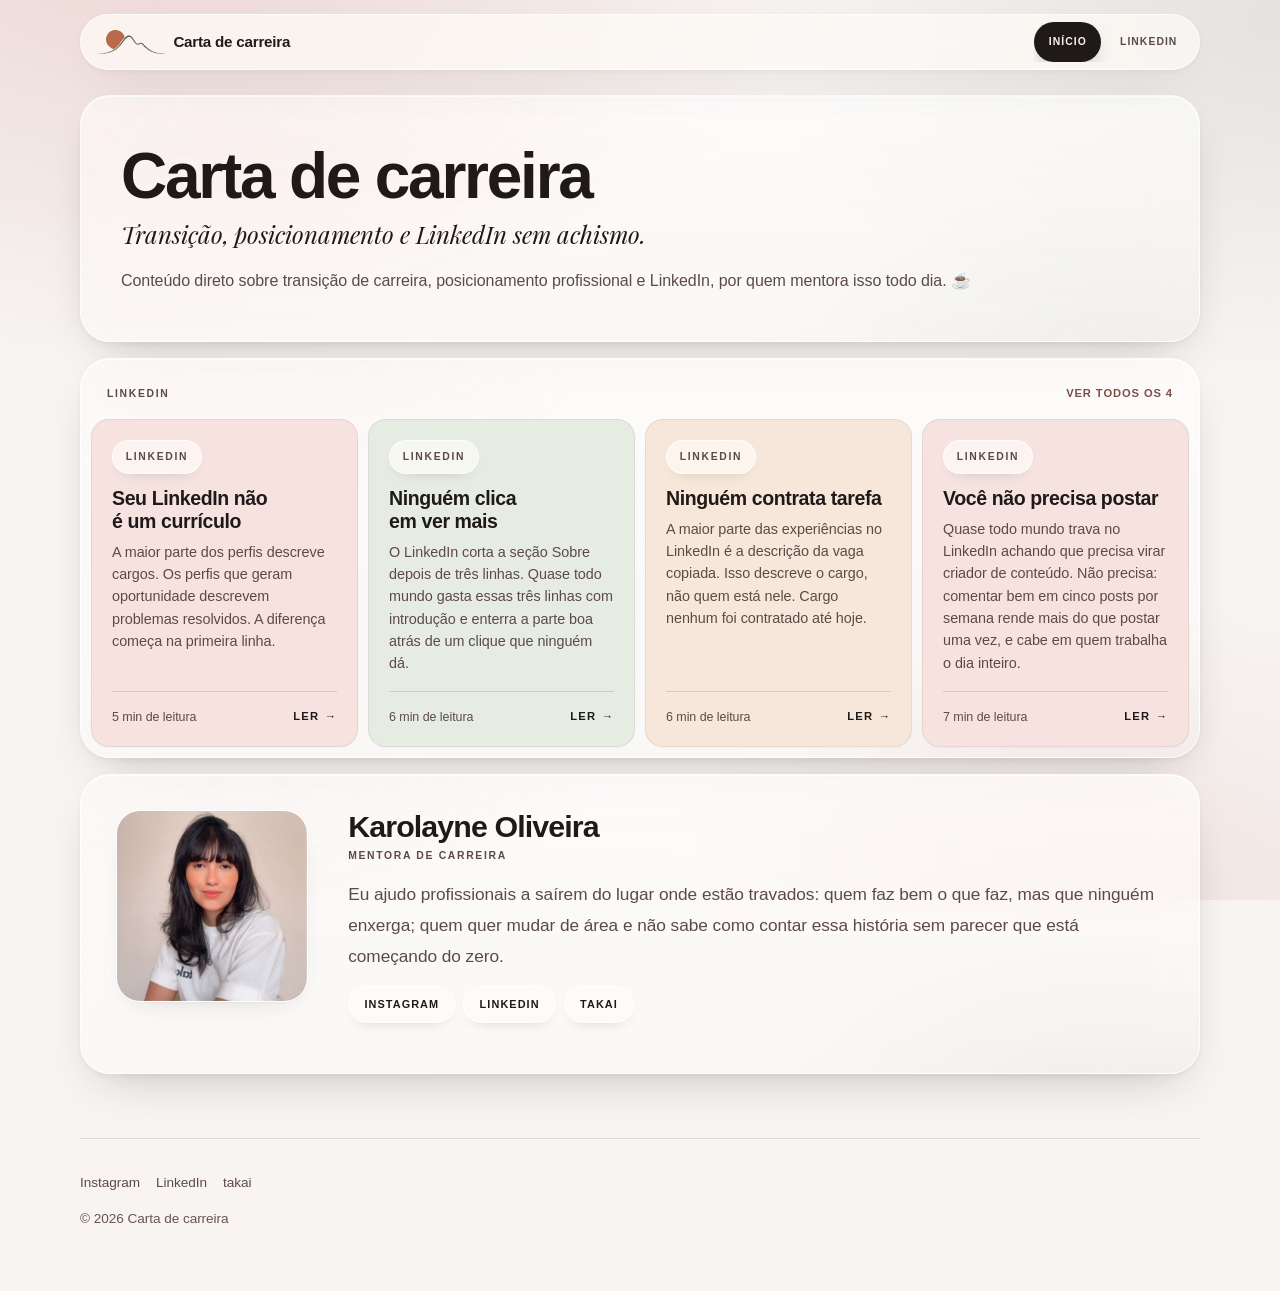
<file: docs/index.html>
<!doctype html>
<html lang="pt-BR">
<head>
<meta charset="utf-8" />
<meta name="viewport" content="width=device-width, initial-scale=1" />
<title>Carta de carreira · Transição, posicionamento e LinkedIn sem achismo.</title>
<meta name="description" content="Conteúdo direto sobre transição de carreira, posicionamento profissional e LinkedIn, por quem mentora isso todo dia. ☕️" />
<link rel="canonical" href="https://somostakai.github.io/karolayne/" />
<link rel="icon" href="./assets/marca-takai.svg" />
<link rel="stylesheet" href="./estilo.css?v=698fe8d3" />

<meta property="og:type" content="website" />
<meta property="og:title" content="Carta de carreira" />
<meta property="og:description" content="Conteúdo direto sobre transição de carreira, posicionamento profissional e LinkedIn, por quem mentora isso todo dia. ☕️" />
<meta property="og:url" content="https://somostakai.github.io/karolayne/" />
<meta property="og:image" content="https://somostakai.github.io/karolayne/assets/og-imagem.png" />
<meta property="og:site_name" content="Carta de carreira" />
<meta name="twitter:card" content="summary_large_image" />
</head>
<body class="pagina-larga">

<header class="topo">
  <a class="topo__marca" href="./">
    <img src="./assets/marca-takai.svg" alt="" />
    <span>Carta de carreira</span>
  </a>
  <nav class="menu" aria-label="Assuntos"><a href="./" aria-current="page">Início</a><a href="./linkedin/">LinkedIn</a></nav>
</header>

<main>
  

  <div class="hero">
    <h1>Carta de carreira</h1>
    <p class="hero__tagline">Transição, posicionamento e LinkedIn sem achismo.</p>
    <p class="hero__descricao">Conteúdo direto sobre transição de carreira, posicionamento profissional e LinkedIn, por quem mentora isso todo dia. ☕️</p>
  </div>

  <section class="grupo">
  <div class="grupo__topo">
    <h2 class="grupo__titulo">LinkedIn</h2>
    <a class="grupo__todos" href="./linkedin/">ver todos os 4</a>
  </div>
  <ul class="cards"><li class="card card--1">
  <a class="card__link" href="./linkedin-headline/">
    <span class="card__etiqueta">LinkedIn</span>
    <h3 class="card__titulo">Seu LinkedIn não é um currículo</h3>
    <p class="card__resumo">A maior parte dos perfis descreve cargos. Os perfis que geram oportunidade descrevem problemas resolvidos. A diferença começa na primeira linha.</p>
    <span class="card__rodape">
      <span class="card__tempo">5 min de leitura</span>
      <span class="card__ler">Ler<span class="card__seta" aria-hidden="true">&rarr;</span></span>
    </span>
  </a>
</li>
<li class="card card--2">
  <a class="card__link" href="./linkedin-sobre/">
    <span class="card__etiqueta">LinkedIn</span>
    <h3 class="card__titulo">Ninguém clica em ver mais</h3>
    <p class="card__resumo">O LinkedIn corta a seção Sobre depois de três linhas. Quase todo mundo gasta essas três linhas com introdução e enterra a parte boa atrás de um clique que ninguém dá.</p>
    <span class="card__rodape">
      <span class="card__tempo">6 min de leitura</span>
      <span class="card__ler">Ler<span class="card__seta" aria-hidden="true">&rarr;</span></span>
    </span>
  </a>
</li>
<li class="card card--3">
  <a class="card__link" href="./linkedin-experiencias/">
    <span class="card__etiqueta">LinkedIn</span>
    <h3 class="card__titulo">Ninguém contrata tarefa</h3>
    <p class="card__resumo">A maior parte das experiências no LinkedIn é a descrição da vaga copiada. Isso descreve o cargo, não quem está nele. Cargo nenhum foi contratado até hoje.</p>
    <span class="card__rodape">
      <span class="card__tempo">6 min de leitura</span>
      <span class="card__ler">Ler<span class="card__seta" aria-hidden="true">&rarr;</span></span>
    </span>
  </a>
</li>
<li class="card card--1">
  <a class="card__link" href="./linkedin-presenca/">
    <span class="card__etiqueta">LinkedIn</span>
    <h3 class="card__titulo">Você não precisa postar</h3>
    <p class="card__resumo">Quase todo mundo trava no LinkedIn achando que precisa virar criador de conteúdo. Não precisa: comentar bem em cinco posts por semana rende mais do que postar uma vez, e cabe em quem trabalha o dia inteiro.</p>
    <span class="card__rodape">
      <span class="card__tempo">7 min de leitura</span>
      <span class="card__ler">Ler<span class="card__seta" aria-hidden="true">&rarr;</span></span>
    </span>
  </a>
</li></ul>
</section>

  <section class="sobre">
  <img class="sobre__foto" src="./assets/foto-karolayne.jpg" alt="Karolayne Oliveira" />
  <div class="sobre__texto">
    <h2 class="sobre__nome">Karolayne Oliveira</h2>
    <p class="sobre__papel">Mentora de carreira</p>
    <p>Eu ajudo profissionais a saírem do lugar onde estão travados: quem faz bem o que faz, mas que ninguém enxerga; quem quer mudar de área e não sabe como contar essa história sem parecer que está começando do zero.</p>
    <p class="sobre__redes"><a href="https://www.instagram.com/karolayne.os/" target="_blank" rel="noopener">Instagram</a><a href="https://www.linkedin.com/in/karolayneoliveira/" target="_blank" rel="noopener">LinkedIn</a><a href="https://linktr.ee/somostakai" target="_blank" rel="noopener">takai</a></p>
  </div>
</section>
</main>

<footer class="rodape">
  
  <p class="rodape__links"><a href="https://www.instagram.com/karolayne.os/" target="_blank" rel="noopener">Instagram</a><a href="https://www.linkedin.com/in/karolayneoliveira/" target="_blank" rel="noopener">LinkedIn</a><a href="https://linktr.ee/somostakai" target="_blank" rel="noopener">takai</a></p>
  <p>© 2026 Carta de carreira</p>
</footer>

</body>
</html>
</file>
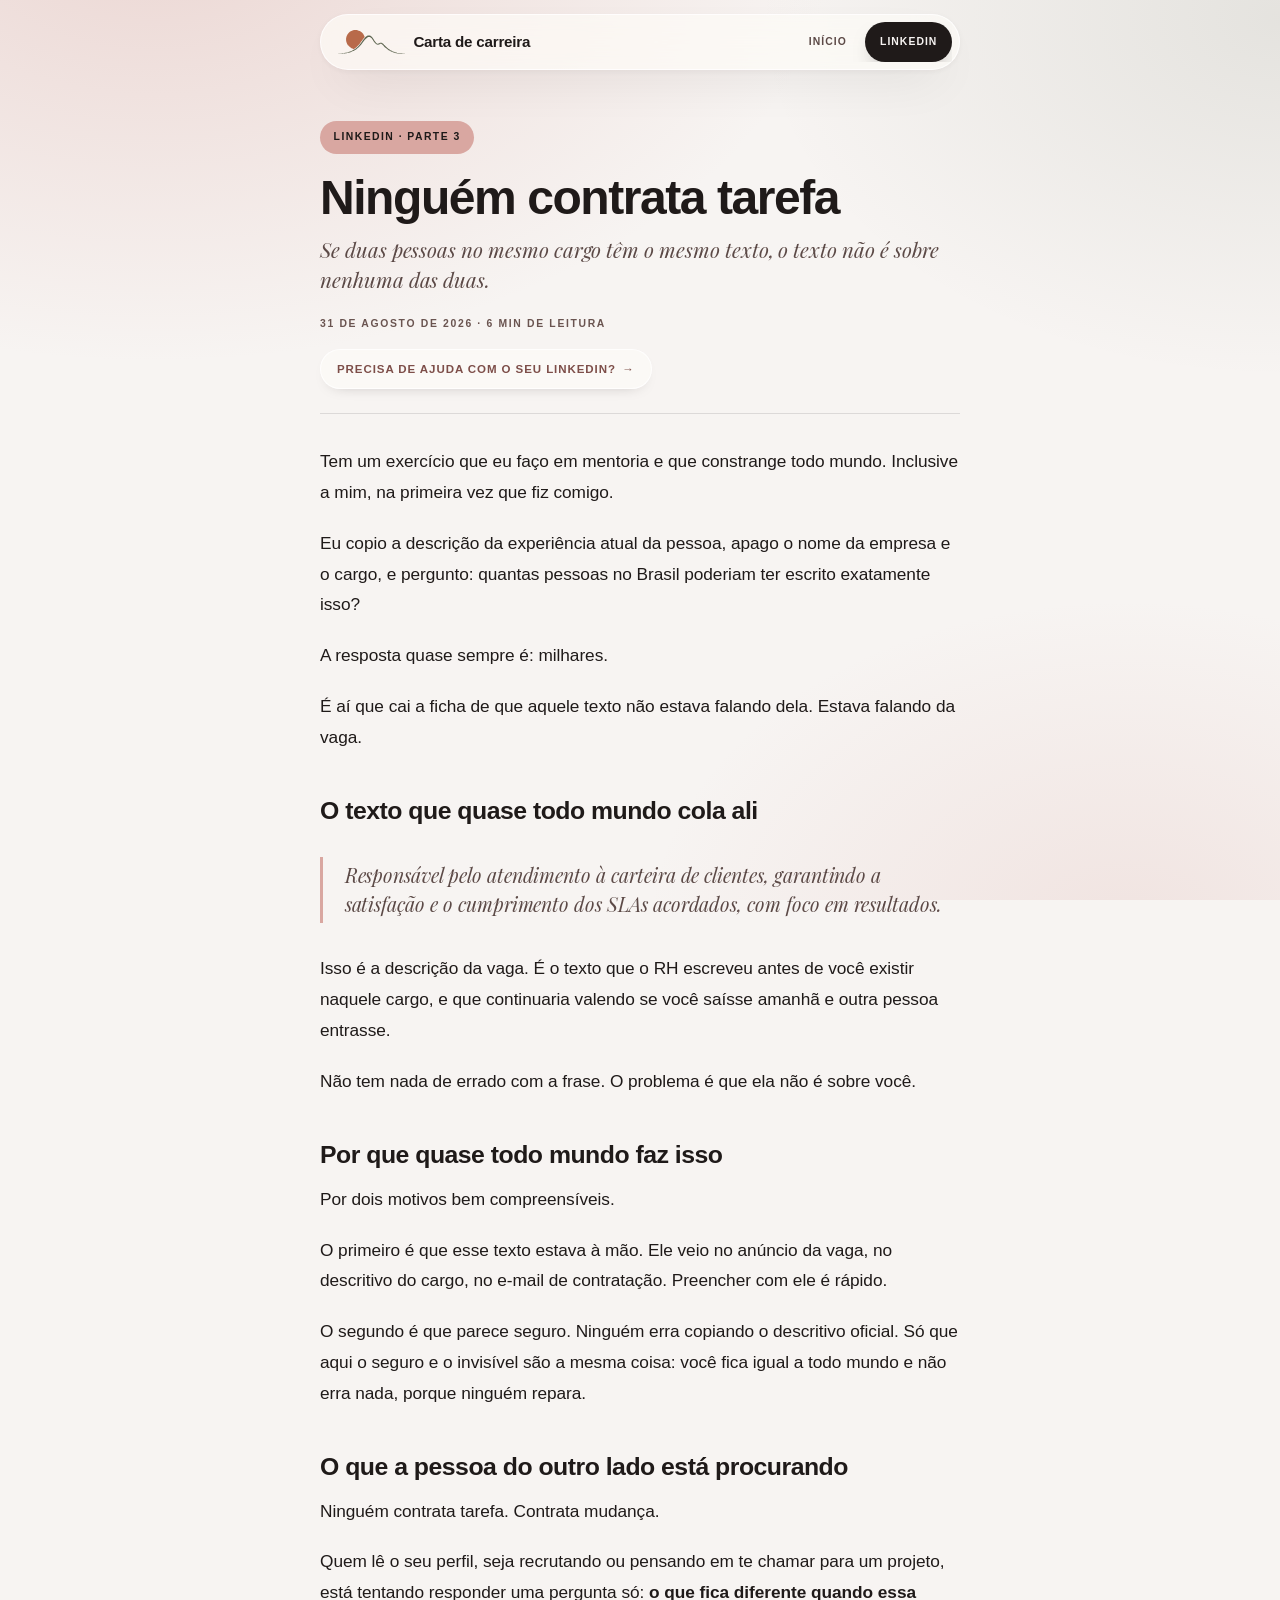
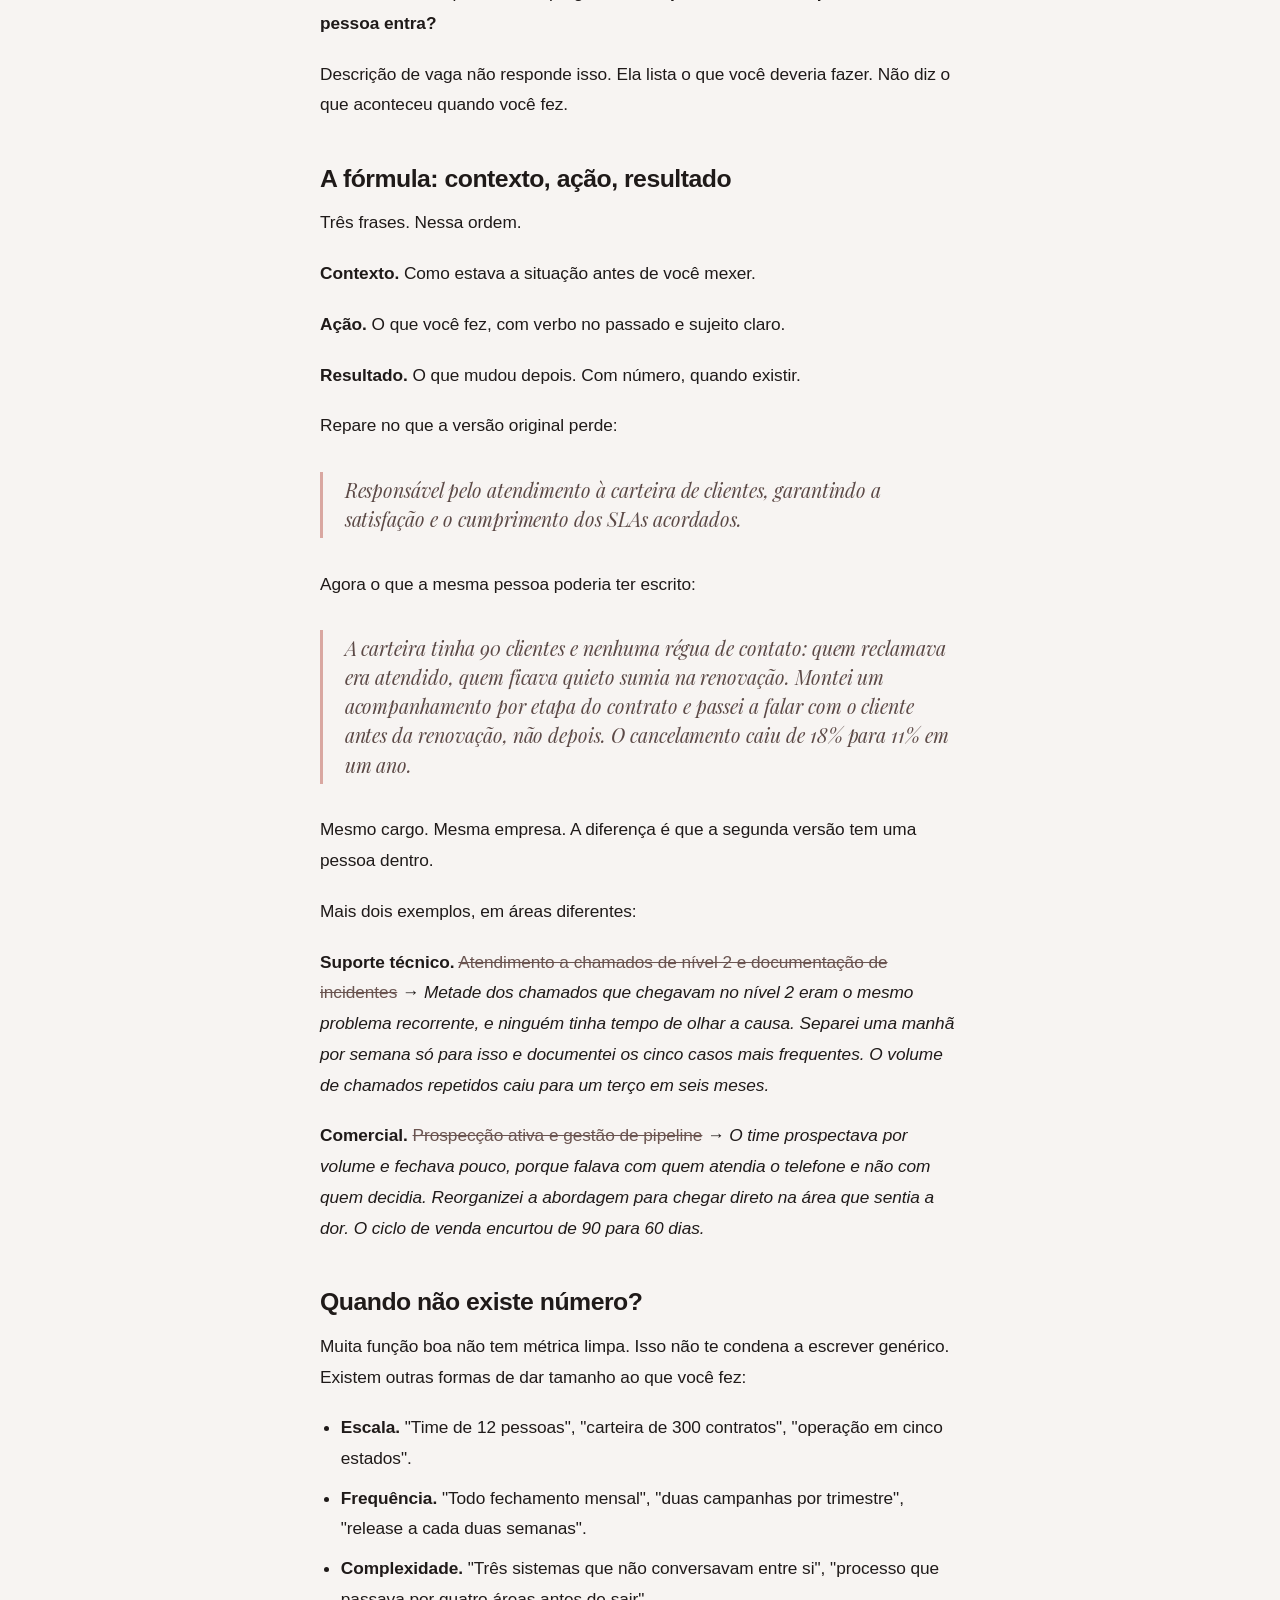
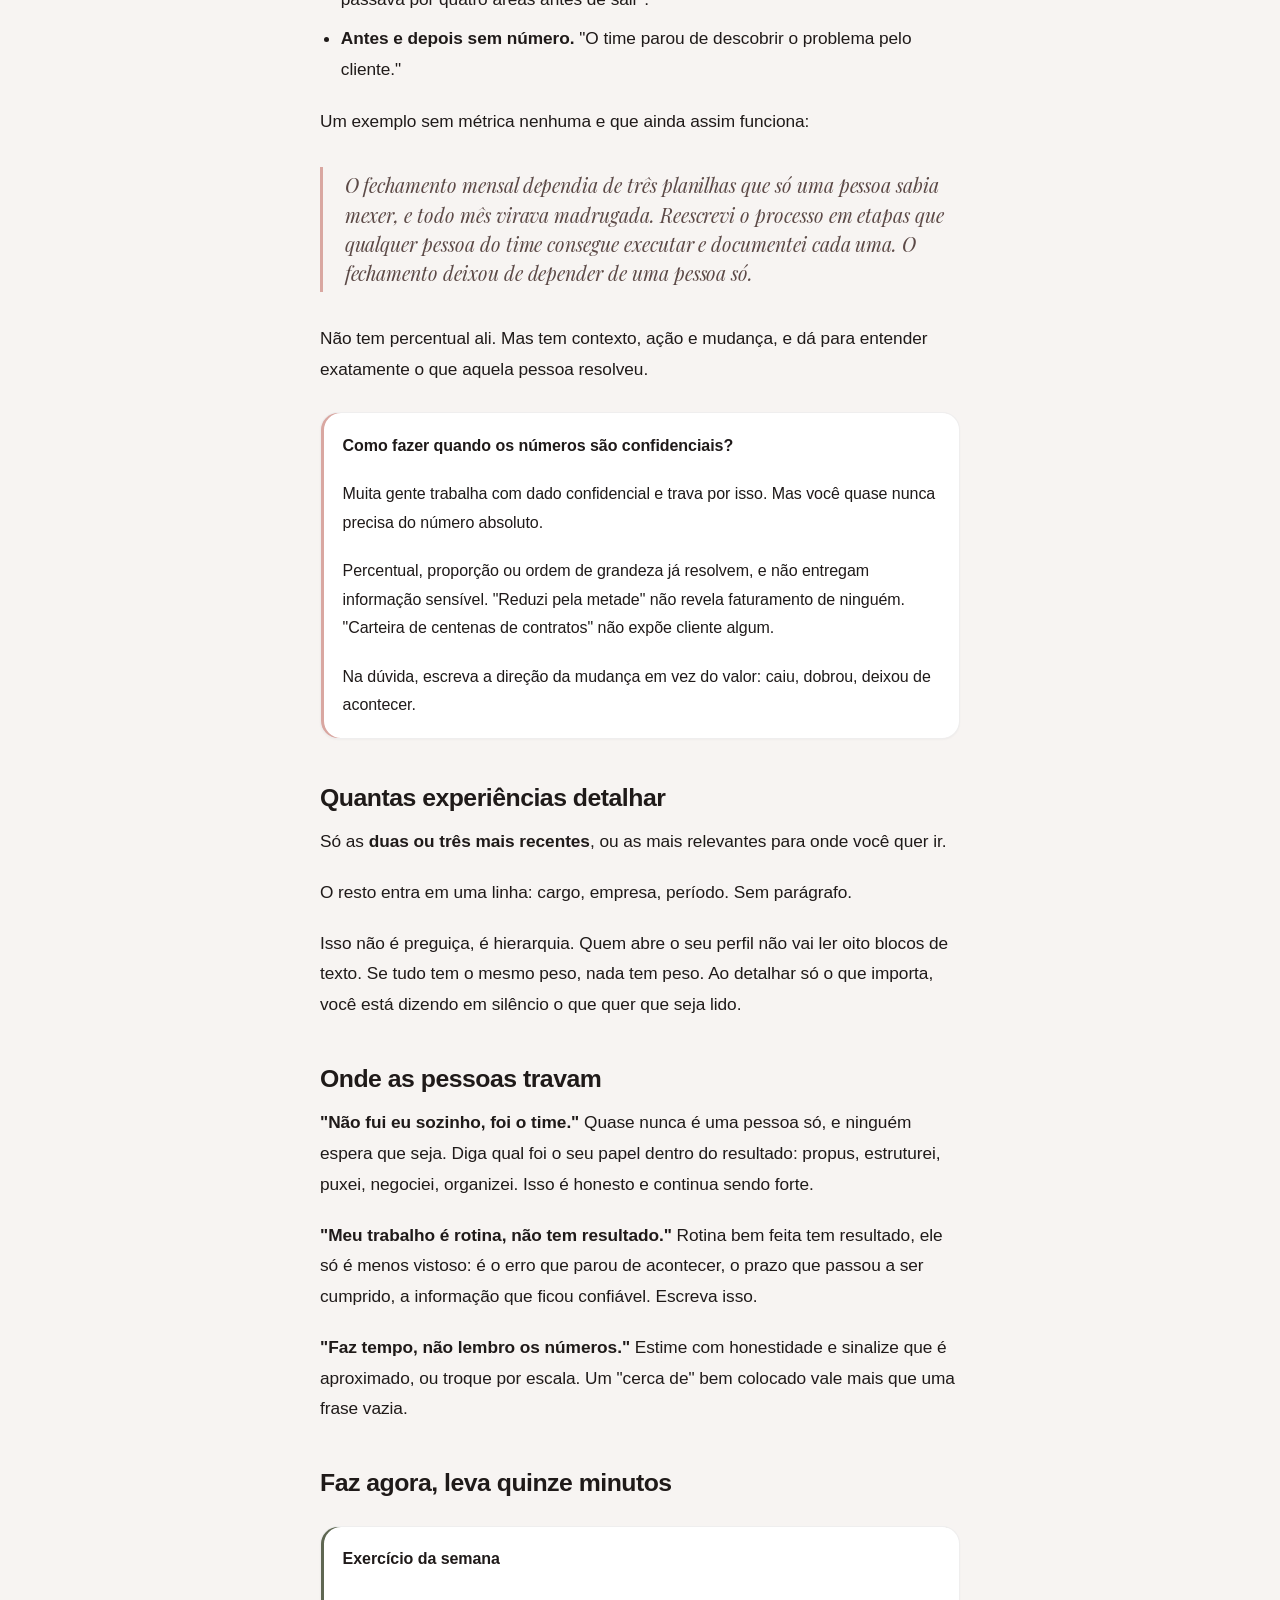
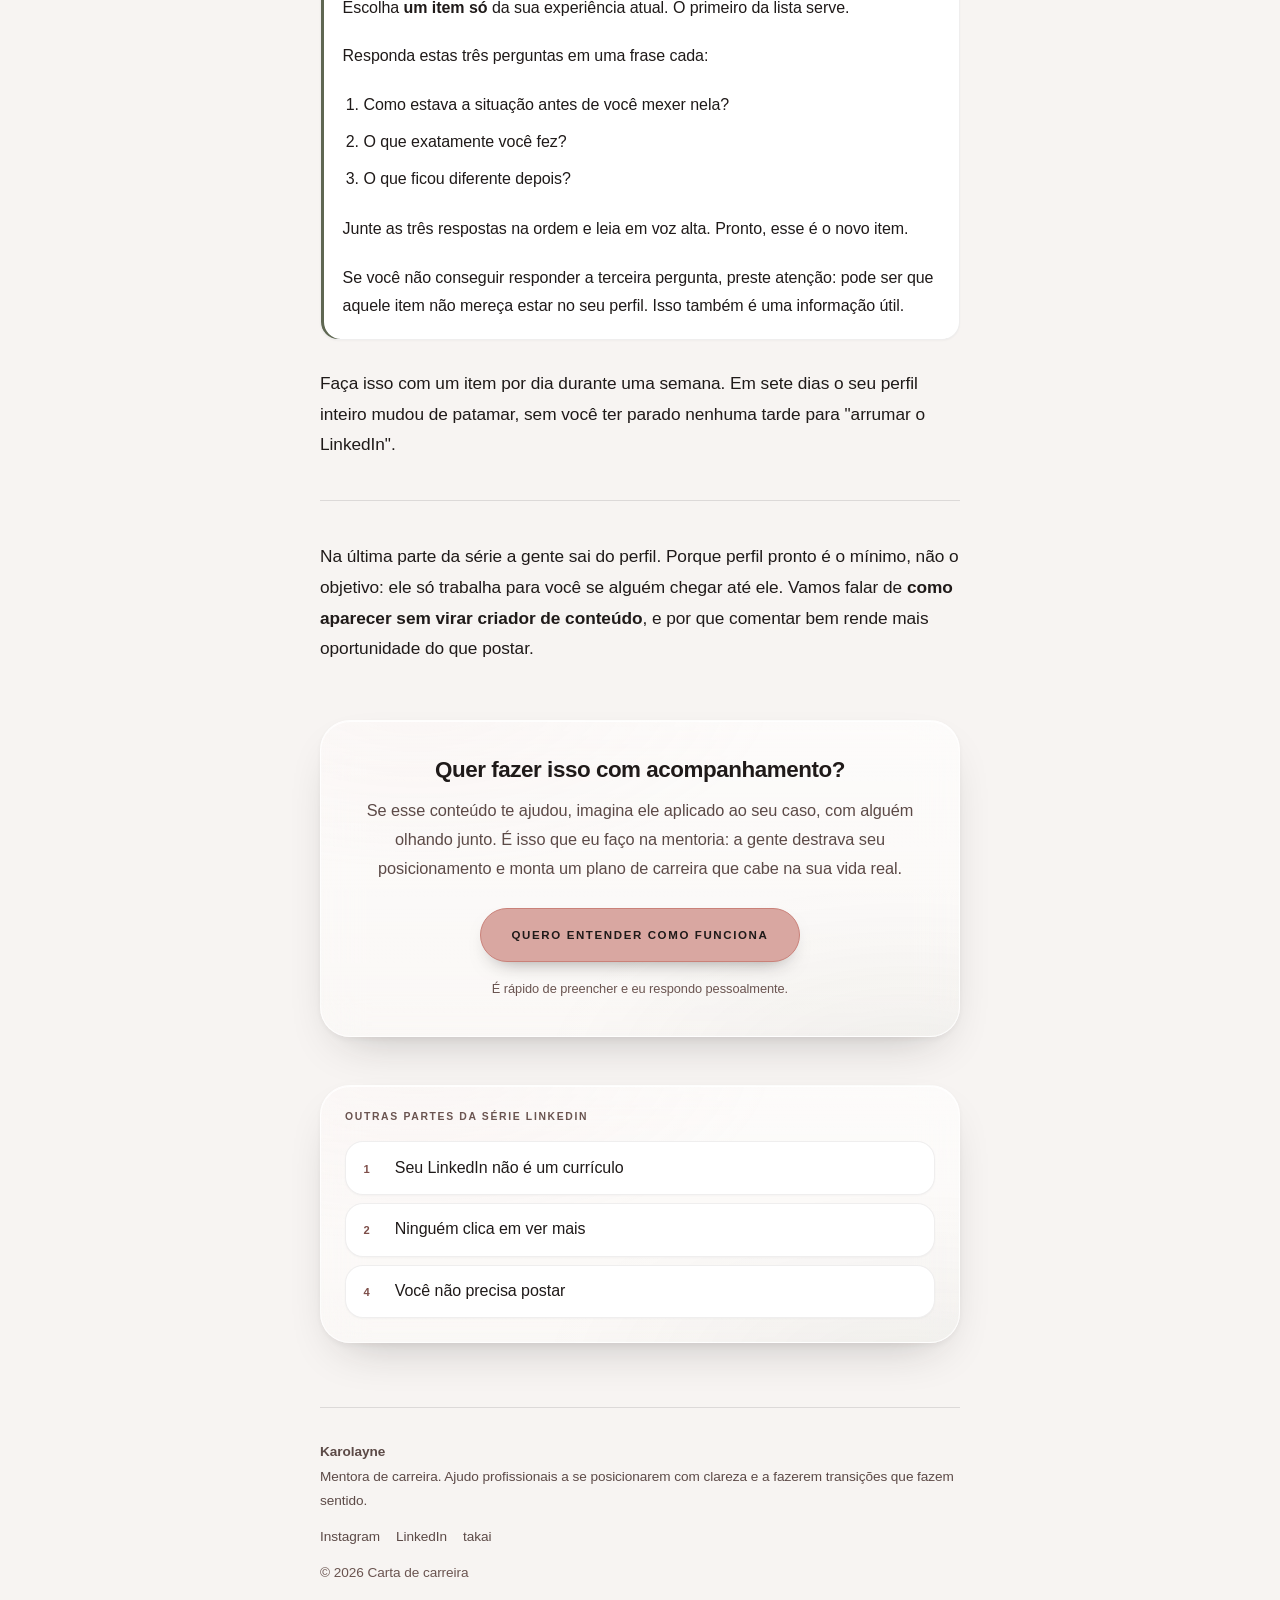
<file: docs/linkedin-experiencias/index.html>
<!doctype html>
<html lang="pt-BR">
<head>
<meta charset="utf-8" />
<meta name="viewport" content="width=device-width, initial-scale=1" />
<title>Ninguém contrata tarefa · Carta de carreira</title>
<meta name="description" content="A maior parte das experiências no LinkedIn é a descrição da vaga copiada. Isso descreve o cargo, não quem está nele. Cargo nenhum foi contratado até hoje." />
<link rel="canonical" href="https://somostakai.github.io/karolayne/linkedin-experiencias/" />
<link rel="icon" href="../assets/marca-takai.svg" />
<link rel="stylesheet" href="../estilo.css?v=698fe8d3" />

<!-- Preview do link quando você manda no direct / WhatsApp -->
<meta property="og:type" content="article" />
<meta property="og:title" content="Ninguém contrata tarefa" />
<meta property="og:description" content="A maior parte das experiências no LinkedIn é a descrição da vaga copiada. Isso descreve o cargo, não quem está nele. Cargo nenhum foi contratado até hoje." />
<meta property="og:url" content="https://somostakai.github.io/karolayne/linkedin-experiencias/" />
<meta property="og:image" content="https://somostakai.github.io/karolayne/assets/og-imagem.png" />
<meta property="og:site_name" content="Carta de carreira" />
<meta name="twitter:card" content="summary_large_image" />
</head>
<body>
<div class="progresso" id="progresso"></div>

<header class="topo">
  <a class="topo__marca" href="../">
    <img src="../assets/marca-takai.svg" alt="" />
    <span>Carta de carreira</span>
  </a>
  <nav class="menu" aria-label="Assuntos"><a href="../">Início</a><a href="../linkedin/" aria-current="page">LinkedIn</a></nav>
</header>

<main>
  <div class="cabecalho">
    <span class="etiqueta">LinkedIn · parte 3</span>
    <h1>Ninguém contrata tarefa</h1>
    <p class="subtitulo">Se duas pessoas no mesmo cargo têm o mesmo texto, o texto não é sobre nenhuma das duas.</p>
    <p class="meta">31 de agosto de 2026 · 6 min de leitura</p>
    <a class="cta-topo" href="https://forms.gle/8pibyQncfbJMLprP9" target="_blank" rel="noopener">Precisa de ajuda com o seu LinkedIn?<span class="cta-topo__seta" aria-hidden="true">&rarr;</span></a>
  </div>

  <article>
    <p>Tem um exercício que eu faço em mentoria e que constrange todo mundo. Inclusive a mim, na primeira vez que fiz comigo.</p>
<p>Eu copio a descrição da experiência atual da pessoa, apago o nome da empresa e o cargo, e pergunto: quantas pessoas no Brasil poderiam ter escrito exatamente isso?</p>
<p>A resposta quase sempre é: milhares.</p>
<p>É aí que cai a ficha de que aquele texto não estava falando dela. Estava falando da vaga.</p>
<h2>O texto que quase todo mundo cola ali</h2>
<blockquote><p>Responsável pelo atendimento à carteira de clientes, garantindo a satisfação e o cumprimento dos SLAs acordados, com foco em resultados.</p></blockquote>
<p>Isso é a descrição da vaga. É o texto que o RH escreveu antes de você existir naquele cargo, e que continuaria valendo se você saísse amanhã e outra pessoa entrasse.</p>
<p>Não tem nada de errado com a frase. O problema é que ela não é sobre você.</p>
<h2>Por que quase todo mundo faz isso</h2>
<p>Por dois motivos bem compreensíveis.</p>
<p>O primeiro é que esse texto estava à mão. Ele veio no anúncio da vaga, no descritivo do cargo, no e-mail de contratação. Preencher com ele é rápido.</p>
<p>O segundo é que parece seguro. Ninguém erra copiando o descritivo oficial. Só que aqui o seguro e o invisível são a mesma coisa: você fica igual a todo mundo e não erra nada, porque ninguém repara.</p>
<h2>O que a pessoa do outro lado está procurando</h2>
<p>Ninguém contrata tarefa. Contrata mudança.</p>
<p>Quem lê o seu perfil, seja recrutando ou pensando em te chamar para um projeto, está tentando responder uma pergunta só: <strong>o que fica diferente quando essa pessoa entra?</strong></p>
<p>Descrição de vaga não responde isso. Ela lista o que você deveria fazer. Não diz o que aconteceu quando você fez.</p>
<h2>A fórmula: contexto, ação, resultado</h2>
<p>Três frases. Nessa ordem.</p>
<p><strong>Contexto.</strong> Como estava a situação antes de você mexer.</p>
<p><strong>Ação.</strong> O que você fez, com verbo no passado e sujeito claro.</p>
<p><strong>Resultado.</strong> O que mudou depois. Com número, quando existir.</p>
<p>Repare no que a versão original perde:</p>
<blockquote><p>Responsável pelo atendimento à carteira de clientes, garantindo a satisfação e o cumprimento dos SLAs acordados.</p></blockquote>
<p>Agora o que a mesma pessoa poderia ter escrito:</p>
<blockquote><p>A carteira tinha 90 clientes e nenhuma régua de contato: quem reclamava era atendido, quem ficava quieto sumia na renovação. Montei um acompanhamento por etapa do contrato e passei a falar com o cliente antes da renovação, não depois. O cancelamento caiu de 18% para 11% em um ano.</p></blockquote>
<p>Mesmo cargo. Mesma empresa. A diferença é que a segunda versão tem uma pessoa dentro.</p>
<p>Mais dois exemplos, em áreas diferentes:</p>
<p><strong>Suporte técnico.</strong> <del>Atendimento a chamados de nível 2 e documentação de incidentes</del> → <em>Metade dos chamados que chegavam no nível 2 eram o mesmo problema recorrente, e ninguém tinha tempo de olhar a causa. Separei uma manhã por semana só para isso e documentei os cinco casos mais frequentes. O volume de chamados repetidos caiu para um terço em seis meses.</em></p>
<p><strong>Comercial.</strong> <del>Prospecção ativa e gestão de pipeline</del> → <em>O time prospectava por volume e fechava pouco, porque falava com quem atendia o telefone e não com quem decidia. Reorganizei a abordagem para chegar direto na área que sentia a dor. O ciclo de venda encurtou de 90 para 60 dias.</em></p>
<h2>Quando não existe número?</h2>
<p>Muita função boa não tem métrica limpa. Isso não te condena a escrever genérico. Existem outras formas de dar tamanho ao que você fez:</p>
<ul><li><strong>Escala.</strong> "Time de 12 pessoas", "carteira de 300 contratos", "operação em cinco estados".</li><li><strong>Frequência.</strong> "Todo fechamento mensal", "duas campanhas por trimestre", "release a cada duas semanas".</li><li><strong>Complexidade.</strong> "Três sistemas que não conversavam entre si", "processo que passava por quatro áreas antes de sair".</li><li><strong>Antes e depois sem número.</strong> "O time parou de descobrir o problema pelo cliente."</li></ul>
<p>Um exemplo sem métrica nenhuma e que ainda assim funciona:</p>
<blockquote><p>O fechamento mensal dependia de três planilhas que só uma pessoa sabia mexer, e todo mês virava madrugada. Reescrevi o processo em etapas que qualquer pessoa do time consegue executar e documentei cada uma. O fechamento deixou de depender de uma pessoa só.</p></blockquote>
<p>Não tem percentual ali. Mas tem contexto, ação e mudança, e dá para entender exatamente o que aquela pessoa resolveu.</p>
<aside class="callout callout--destaque"><p><strong>Como fazer quando os números são confidenciais?</strong></p>
<p>Muita gente trabalha com dado confidencial e trava por isso. Mas você quase nunca precisa do número absoluto.</p>
<p>Percentual, proporção ou ordem de grandeza já resolvem, e não entregam informação sensível. "Reduzi pela metade" não revela faturamento de ninguém. "Carteira de centenas de contratos" não expõe cliente algum.</p>
<p>Na dúvida, escreva a direção da mudança em vez do valor: caiu, dobrou, deixou de acontecer.</p></aside>
<h2>Quantas experiências detalhar</h2>
<p>Só as <strong>duas ou três mais recentes</strong>, ou as mais relevantes para onde você quer ir.</p>
<p>O resto entra em uma linha: cargo, empresa, período. Sem parágrafo.</p>
<p>Isso não é preguiça, é hierarquia. Quem abre o seu perfil não vai ler oito blocos de texto. Se tudo tem o mesmo peso, nada tem peso. Ao detalhar só o que importa, você está dizendo em silêncio o que quer que seja lido.</p>
<h2>Onde as pessoas travam</h2>
<p><strong>"Não fui eu sozinho, foi o time."</strong> Quase nunca é uma pessoa só, e ninguém espera que seja. Diga qual foi o seu papel dentro do resultado: propus, estruturei, puxei, negociei, organizei. Isso é honesto e continua sendo forte.</p>
<p><strong>"Meu trabalho é rotina, não tem resultado."</strong> Rotina bem feita tem resultado, ele só é menos vistoso: é o erro que parou de acontecer, o prazo que passou a ser cumprido, a informação que ficou confiável. Escreva isso.</p>
<p><strong>"Faz tempo, não lembro os números."</strong> Estime com honestidade e sinalize que é aproximado, ou troque por escala. Um "cerca de" bem colocado vale mais que uma frase vazia.</p>
<h2>Faz agora, leva quinze minutos</h2>
<aside class="callout callout--exercicio"><p><strong>Exercício da semana</strong></p>
<p>Escolha <strong>um item só</strong> da sua experiência atual. O primeiro da lista serve.</p>
<p>Responda estas três perguntas em uma frase cada:</p>
<ol><li>Como estava a situação antes de você mexer nela?</li><li>O que exatamente você fez?</li><li>O que ficou diferente depois?</li></ol>
<p>Junte as três respostas na ordem e leia em voz alta. Pronto, esse é o novo item.</p>
<p>Se você não conseguir responder a terceira pergunta, preste atenção: pode ser que aquele item não mereça estar no seu perfil. Isso também é uma informação útil.</p></aside>
<p>Faça isso com um item por dia durante uma semana. Em sete dias o seu perfil inteiro mudou de patamar, sem você ter parado nenhuma tarde para "arrumar o LinkedIn".</p>
<hr />
<p>Na última parte da série a gente sai do perfil. Porque perfil pronto é o mínimo, não o objetivo: ele só trabalha para você se alguém chegar até ele. Vamos falar de <strong>como aparecer sem virar criador de conteúdo</strong>, e por que comentar bem rende mais oportunidade do que postar.</p>
  </article>

  <section class="cta">
  <h2 class="cta__titulo">Quer fazer isso com acompanhamento?</h2>
  <p class="cta__texto">Se esse conteúdo te ajudou, imagina ele aplicado ao seu caso, com alguém olhando junto. É isso que eu faço na mentoria: a gente destrava seu posicionamento e monta um plano de carreira que cabe na sua vida real.</p>
  <a class="cta__botao" href="https://forms.gle/8pibyQncfbJMLprP9" target="_blank" rel="noopener">Quero entender como funciona</a>
  <p class="cta__nota">É rápido de preencher e eu respondo pessoalmente.</p>
</section>

  <section class="relacionadas">
  <h2 class="relacionadas__titulo">Outras partes da série LinkedIn</h2>
  <ul class="rel"><li><a href="../linkedin-headline/"><span class="rel__num">1</span><span class="rel__titulo">Seu LinkedIn não é um currículo</span></a></li><li><a href="../linkedin-sobre/"><span class="rel__num">2</span><span class="rel__titulo">Ninguém clica em ver mais</span></a></li><li><a href="../linkedin-presenca/"><span class="rel__num">4</span><span class="rel__titulo">Você não precisa postar</span></a></li></ul>
</section>
</main>

<footer class="rodape">
  <p class="rodape__bio"><strong>Karolayne</strong><br />Mentora de carreira. Ajudo profissionais a se posicionarem com clareza e a fazerem transições que fazem sentido.</p>
  <p class="rodape__links"><a href="https://www.instagram.com/karolayne.os/" target="_blank" rel="noopener">Instagram</a><a href="https://www.linkedin.com/in/karolayneoliveira/" target="_blank" rel="noopener">LinkedIn</a><a href="https://linktr.ee/somostakai" target="_blank" rel="noopener">takai</a></p>
  <p>© 2026 Carta de carreira</p>
</footer>

<button class="ao-topo" id="ao-topo" type="button" aria-label="Voltar ao topo do artigo">
  <svg viewBox="0 0 24 24" fill="none" stroke="currentColor" stroke-width="2.5"
       stroke-linecap="round" stroke-linejoin="round" aria-hidden="true">
    <path d="M12 19V5" />
    <path d="M5 12l7-7 7 7" />
  </svg>
</button>

<script>
  var barra = document.getElementById('progresso');
  var aoTopo = document.getElementById('ao-topo');

  function atualizar() {
    var altura = document.documentElement.scrollHeight - window.innerHeight;
    var pct = altura > 0 ? (window.scrollY / altura) * 100 : 0;
    barra.style.width = Math.min(100, Math.max(0, pct)) + '%';

    // Só aparece depois de uma tela cheia de rolagem: antes disso o topo
    // ainda está perto e o botão só atrapalharia a leitura.
    aoTopo.classList.toggle('visivel', window.scrollY > window.innerHeight);
  }

  aoTopo.addEventListener('click', function () {
    var suave = !window.matchMedia('(prefers-reduced-motion: reduce)').matches;
    window.scrollTo({ top: 0, behavior: suave ? 'smooth' : 'auto' });
  });

  window.addEventListener('scroll', atualizar, { passive: true });
  window.addEventListener('resize', atualizar);
  atualizar();
</script>

</body>
</html>
</file>
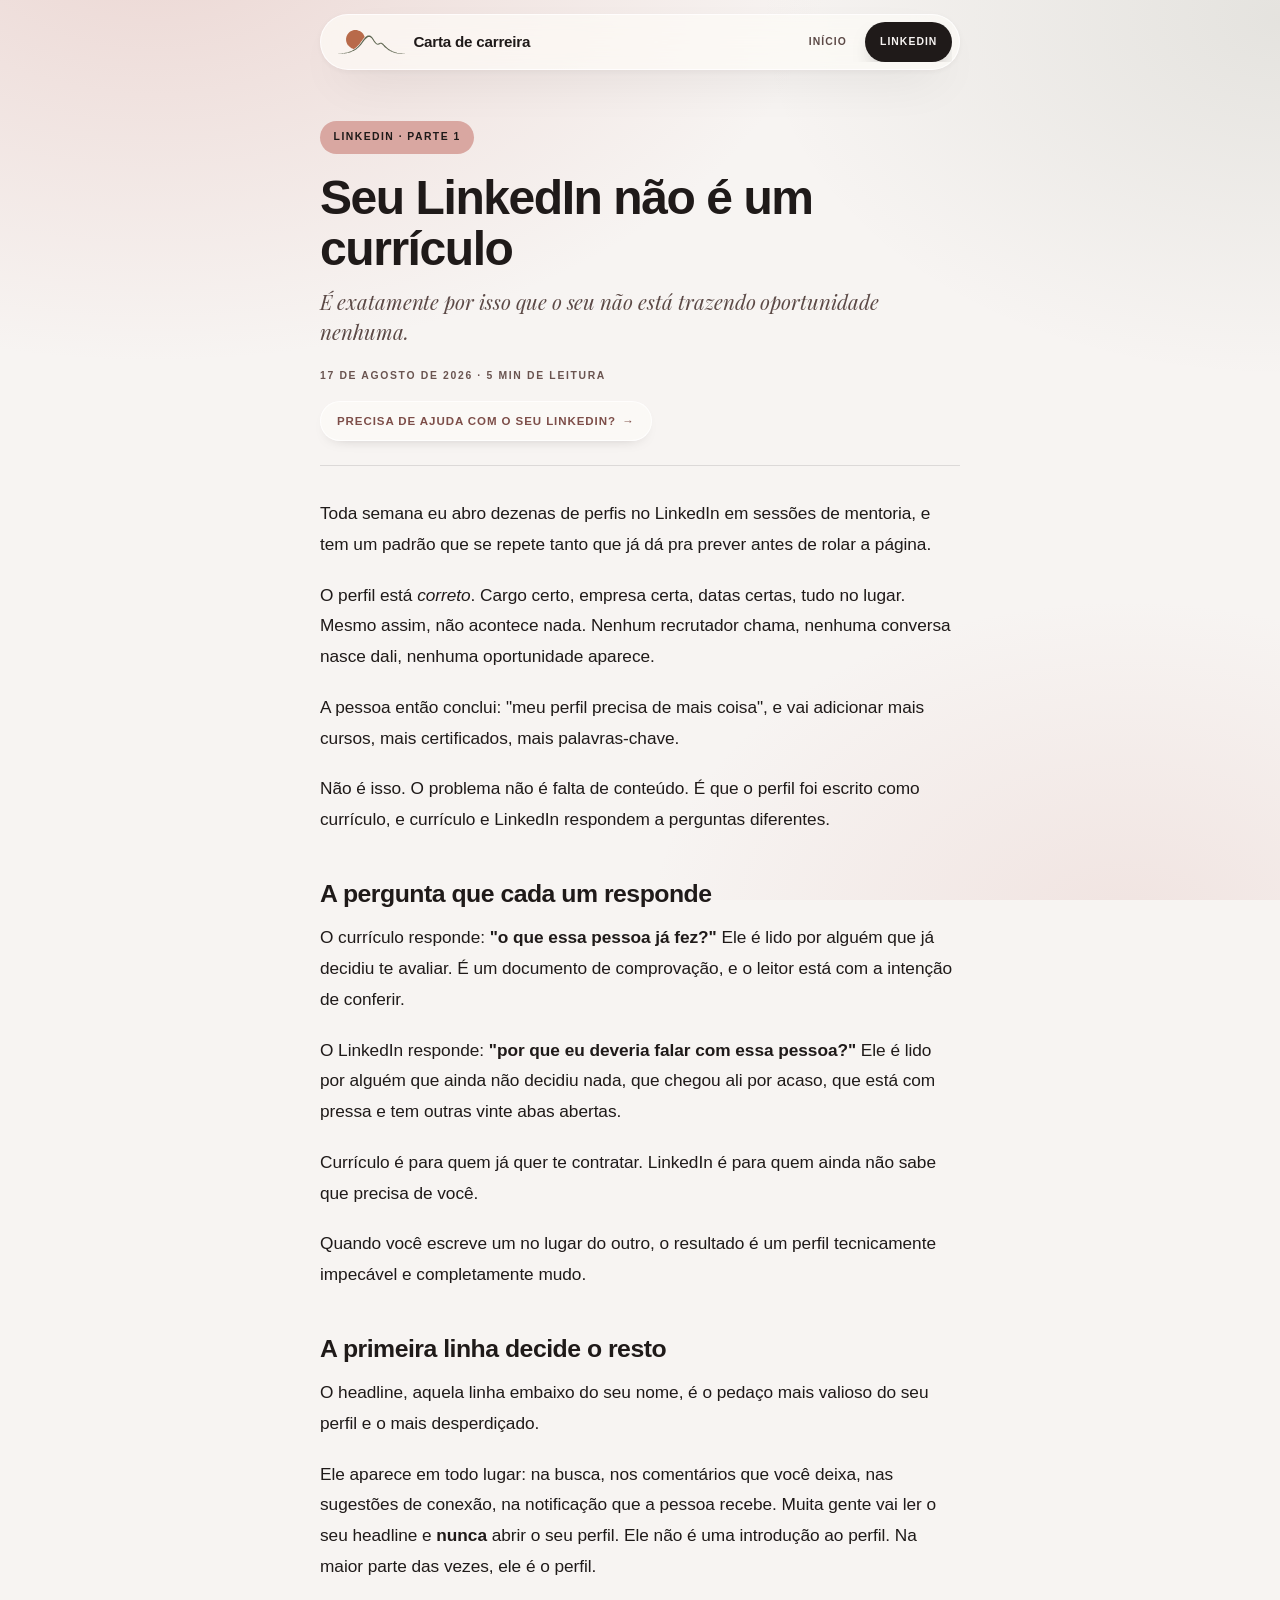
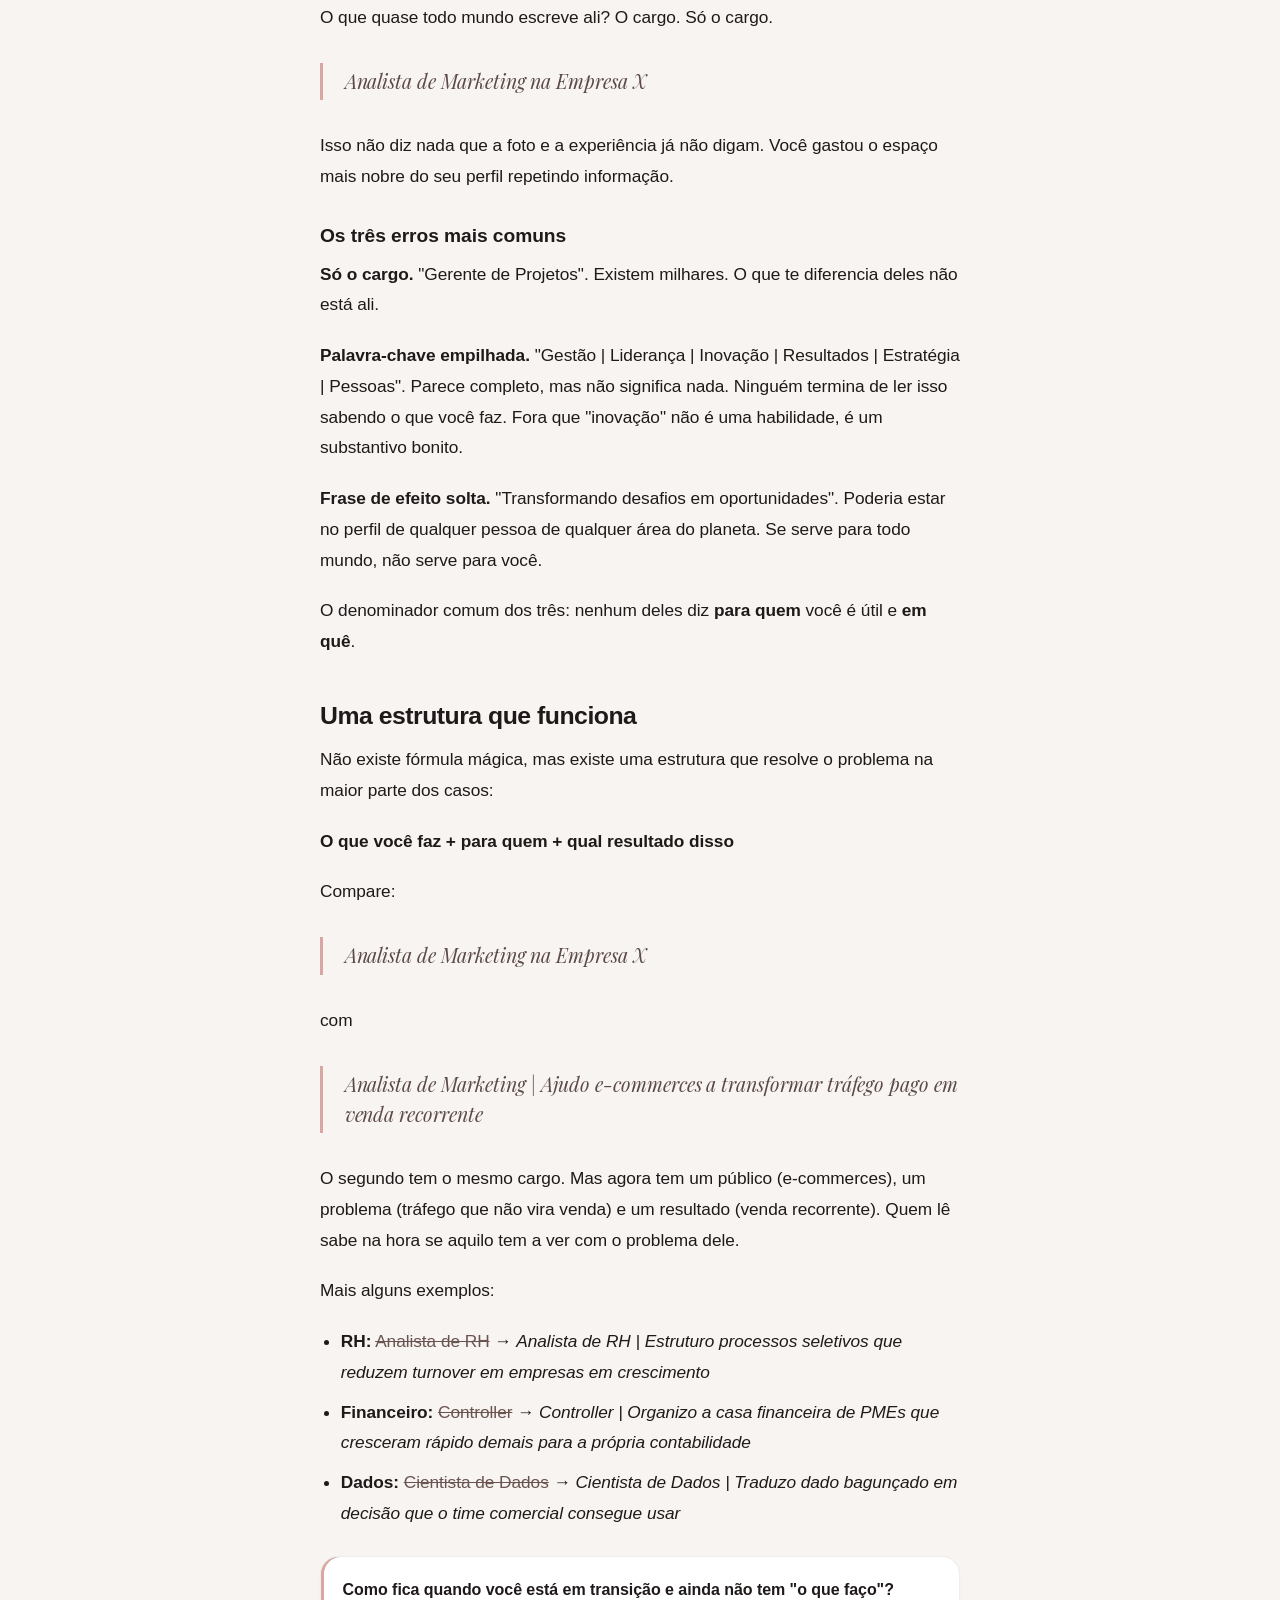
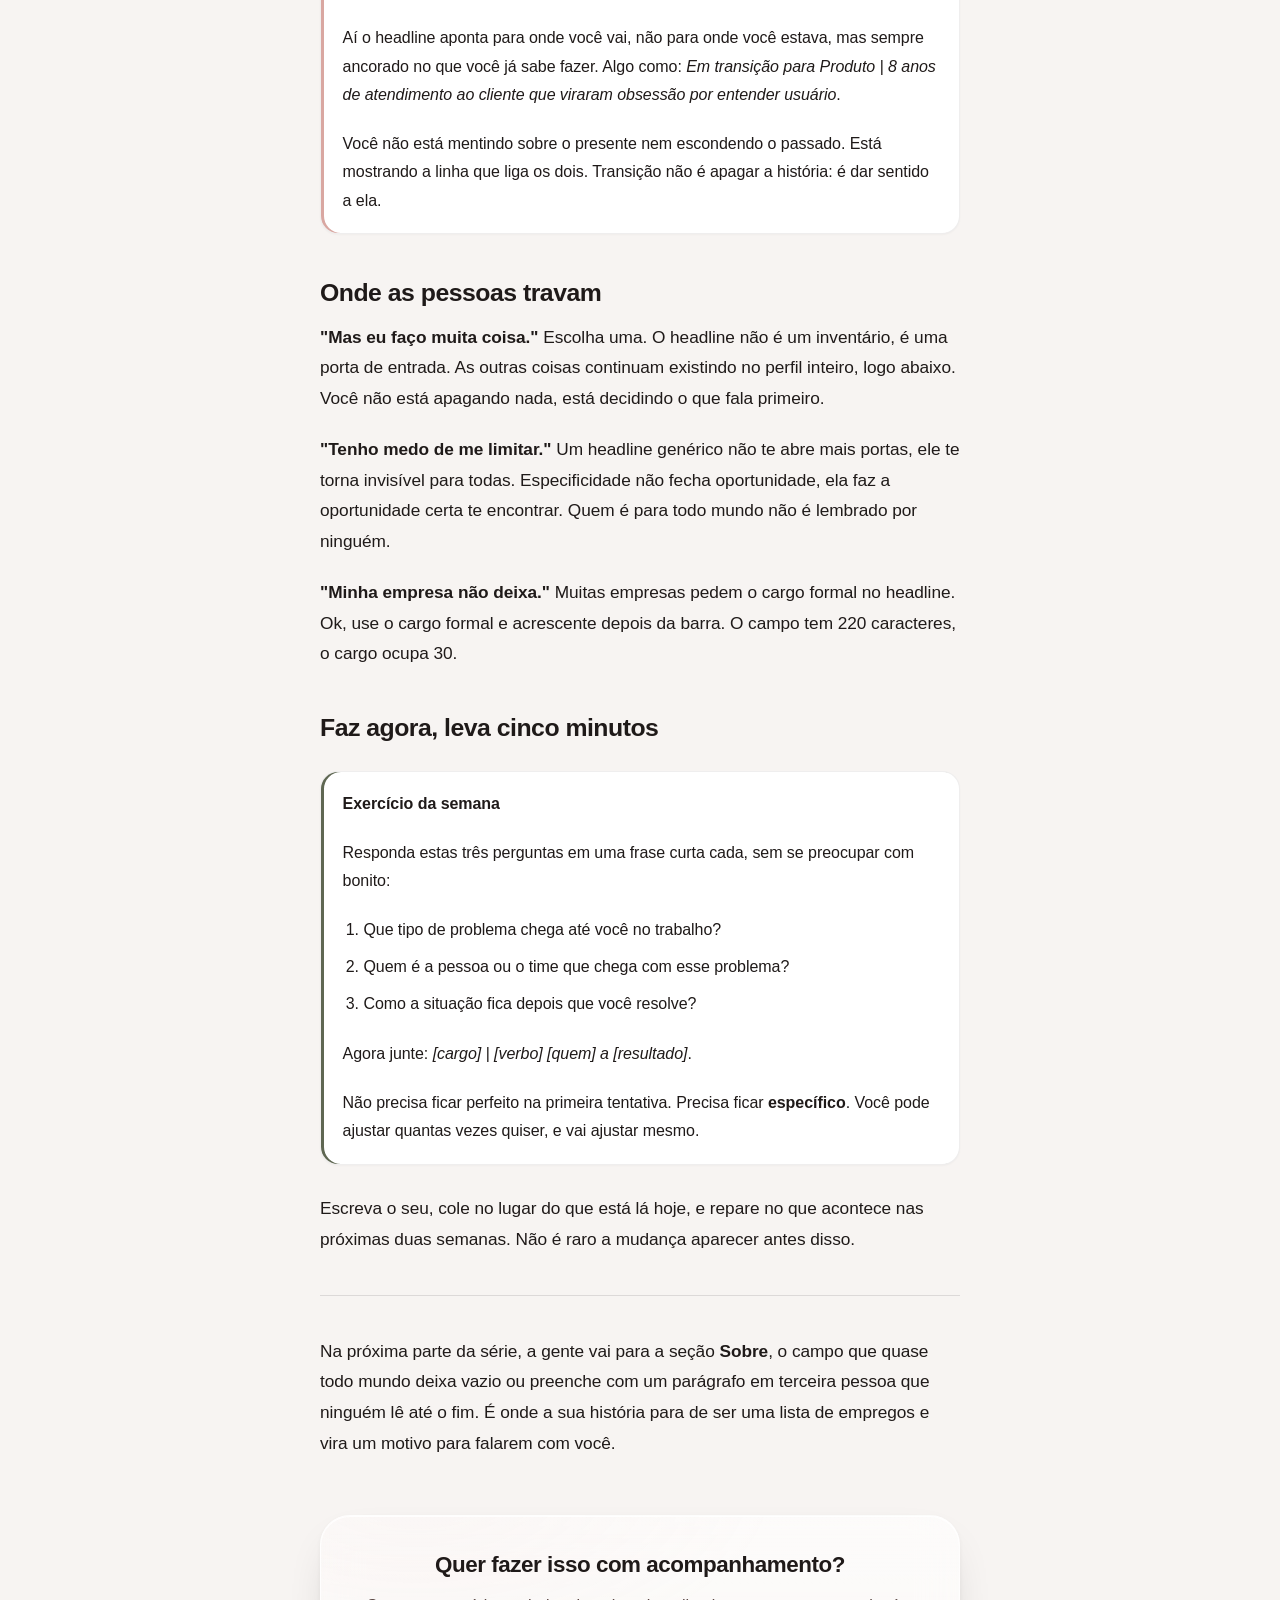
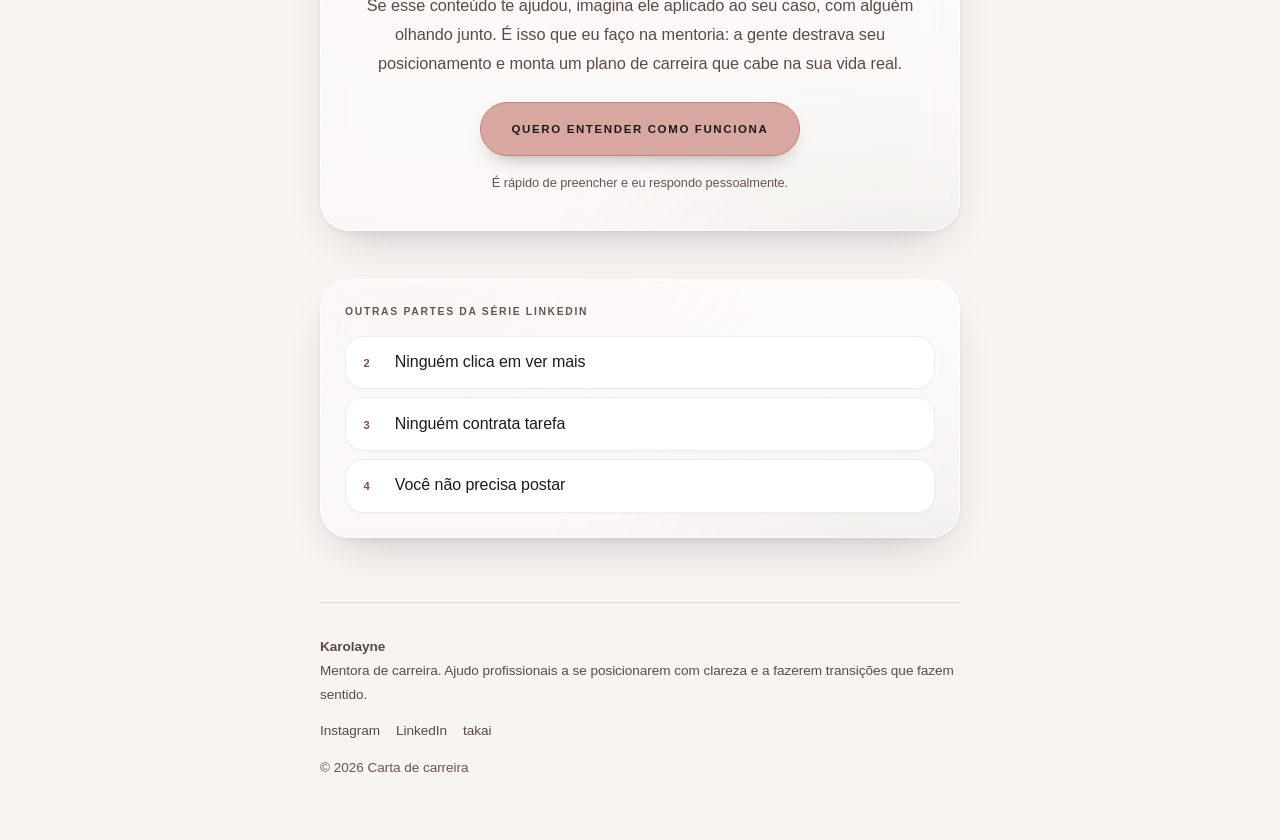
<file: docs/linkedin-headline/index.html>
<!doctype html>
<html lang="pt-BR">
<head>
<meta charset="utf-8" />
<meta name="viewport" content="width=device-width, initial-scale=1" />
<title>Seu LinkedIn não é um currículo · Carta de carreira</title>
<meta name="description" content="A maior parte dos perfis descreve cargos. Os perfis que geram oportunidade descrevem problemas resolvidos. A diferença começa na primeira linha." />
<link rel="canonical" href="https://somostakai.github.io/karolayne/linkedin-headline/" />
<link rel="icon" href="../assets/marca-takai.svg" />
<link rel="stylesheet" href="../estilo.css?v=698fe8d3" />

<!-- Preview do link quando você manda no direct / WhatsApp -->
<meta property="og:type" content="article" />
<meta property="og:title" content="Seu LinkedIn não é um currículo" />
<meta property="og:description" content="A maior parte dos perfis descreve cargos. Os perfis que geram oportunidade descrevem problemas resolvidos. A diferença começa na primeira linha." />
<meta property="og:url" content="https://somostakai.github.io/karolayne/linkedin-headline/" />
<meta property="og:image" content="https://somostakai.github.io/karolayne/assets/og-imagem.png" />
<meta property="og:site_name" content="Carta de carreira" />
<meta name="twitter:card" content="summary_large_image" />
</head>
<body>
<div class="progresso" id="progresso"></div>

<header class="topo">
  <a class="topo__marca" href="../">
    <img src="../assets/marca-takai.svg" alt="" />
    <span>Carta de carreira</span>
  </a>
  <nav class="menu" aria-label="Assuntos"><a href="../">Início</a><a href="../linkedin/" aria-current="page">LinkedIn</a></nav>
</header>

<main>
  <div class="cabecalho">
    <span class="etiqueta">LinkedIn · parte 1</span>
    <h1>Seu LinkedIn não é um currículo</h1>
    <p class="subtitulo">É exatamente por isso que o seu não está trazendo oportunidade nenhuma.</p>
    <p class="meta">17 de agosto de 2026 · 5 min de leitura</p>
    <a class="cta-topo" href="https://forms.gle/8pibyQncfbJMLprP9" target="_blank" rel="noopener">Precisa de ajuda com o seu LinkedIn?<span class="cta-topo__seta" aria-hidden="true">&rarr;</span></a>
  </div>

  <article>
    <p>Toda semana eu abro dezenas de perfis no LinkedIn em sessões de mentoria, e tem um padrão que se repete tanto que já dá pra prever antes de rolar a página.</p>
<p>O perfil está <em>correto</em>. Cargo certo, empresa certa, datas certas, tudo no lugar. Mesmo assim, não acontece nada. Nenhum recrutador chama, nenhuma conversa nasce dali, nenhuma oportunidade aparece.</p>
<p>A pessoa então conclui: "meu perfil precisa de mais coisa", e vai adicionar mais cursos, mais certificados, mais palavras-chave.</p>
<p>Não é isso. O problema não é falta de conteúdo. É que o perfil foi escrito como currículo, e currículo e LinkedIn respondem a perguntas diferentes.</p>
<h2>A pergunta que cada um responde</h2>
<p>O currículo responde: <strong>"o que essa pessoa já fez?"</strong> Ele é lido por alguém que já decidiu te avaliar. É um documento de comprovação, e o leitor está com a intenção de conferir.</p>
<p>O LinkedIn responde: <strong>"por que eu deveria falar com essa pessoa?"</strong> Ele é lido por alguém que ainda não decidiu nada, que chegou ali por acaso, que está com pressa e tem outras vinte abas abertas.</p>
<p>Currículo é para quem já quer te contratar. LinkedIn é para quem ainda não sabe que precisa de você.</p>
<p>Quando você escreve um no lugar do outro, o resultado é um perfil tecnicamente impecável e completamente mudo.</p>
<h2>A primeira linha decide o resto</h2>
<p>O headline, aquela linha embaixo do seu nome, é o pedaço mais valioso do seu perfil e o mais desperdiçado.</p>
<p>Ele aparece em todo lugar: na busca, nos comentários que você deixa, nas sugestões de conexão, na notificação que a pessoa recebe. Muita gente vai ler o seu headline e <strong>nunca</strong> abrir o seu perfil. Ele não é uma introdução ao perfil. Na maior parte das vezes, ele é o perfil.</p>
<p>O que quase todo mundo escreve ali? O cargo. Só o cargo.</p>
<blockquote><p>Analista de Marketing na Empresa X</p></blockquote>
<p>Isso não diz nada que a foto e a experiência já não digam. Você gastou o espaço mais nobre do seu perfil repetindo informação.</p>
<h3>Os três erros mais comuns</h3>
<p><strong>Só o cargo.</strong> "Gerente de Projetos". Existem milhares. O que te diferencia deles não está ali.</p>
<p><strong>Palavra-chave empilhada.</strong> "Gestão | Liderança | Inovação | Resultados | Estratégia | Pessoas". Parece completo, mas não significa nada. Ninguém termina de ler isso sabendo o que você faz. Fora que "inovação" não é uma habilidade, é um substantivo bonito.</p>
<p><strong>Frase de efeito solta.</strong> "Transformando desafios em oportunidades". Poderia estar no perfil de qualquer pessoa de qualquer área do planeta. Se serve para todo mundo, não serve para você.</p>
<p>O denominador comum dos três: nenhum deles diz <strong>para quem</strong> você é útil e <strong>em quê</strong>.</p>
<h2>Uma estrutura que funciona</h2>
<p>Não existe fórmula mágica, mas existe uma estrutura que resolve o problema na maior parte dos casos:</p>
<p><strong>O que você faz + para quem + qual resultado disso</strong></p>
<p>Compare:</p>
<blockquote><p>Analista de Marketing na Empresa X</p></blockquote>
<p>com</p>
<blockquote><p>Analista de Marketing | Ajudo e-commerces a transformar tráfego pago em venda recorrente</p></blockquote>
<p>O segundo tem o mesmo cargo. Mas agora tem um público (e-commerces), um problema (tráfego que não vira venda) e um resultado (venda recorrente). Quem lê sabe na hora se aquilo tem a ver com o problema dele.</p>
<p>Mais alguns exemplos:</p>
<ul><li><strong>RH:</strong> <del>Analista de RH</del> → <em>Analista de RH | Estruturo processos seletivos que reduzem turnover em empresas em crescimento</em></li><li><strong>Financeiro:</strong> <del>Controller</del> → <em>Controller | Organizo a casa financeira de PMEs que cresceram rápido demais para a própria contabilidade</em></li><li><strong>Dados:</strong> <del>Cientista de Dados</del> → <em>Cientista de Dados | Traduzo dado bagunçado em decisão que o time comercial consegue usar</em></li></ul>
<aside class="callout callout--destaque"><p><strong>Como fica quando você está em transição e ainda não tem "o que faço"?</strong></p>
<p>Aí o headline aponta para onde você vai, não para onde você estava, mas sempre ancorado no que você já sabe fazer. Algo como: <em>Em transição para Produto | 8 anos de atendimento ao cliente que viraram obsessão por entender usuário</em>.</p>
<p>Você não está mentindo sobre o presente nem escondendo o passado. Está mostrando a linha que liga os dois. Transição não é apagar a história: é dar sentido a ela.</p></aside>
<h2>Onde as pessoas travam</h2>
<p><strong>"Mas eu faço muita coisa."</strong> Escolha uma. O headline não é um inventário, é uma porta de entrada. As outras coisas continuam existindo no perfil inteiro, logo abaixo. Você não está apagando nada, está decidindo o que fala primeiro.</p>
<p><strong>"Tenho medo de me limitar."</strong> Um headline genérico não te abre mais portas, ele te torna invisível para todas. Especificidade não fecha oportunidade, ela faz a oportunidade certa te encontrar. Quem é para todo mundo não é lembrado por ninguém.</p>
<p><strong>"Minha empresa não deixa."</strong> Muitas empresas pedem o cargo formal no headline. Ok, use o cargo formal e acrescente depois da barra. O campo tem 220 caracteres, o cargo ocupa 30.</p>
<h2>Faz agora, leva cinco minutos</h2>
<aside class="callout callout--exercicio"><p><strong>Exercício da semana</strong></p>
<p>Responda estas três perguntas em uma frase curta cada, sem se preocupar com bonito:</p>
<ol><li>Que tipo de problema chega até você no trabalho?</li><li>Quem é a pessoa ou o time que chega com esse problema?</li><li>Como a situação fica depois que você resolve?</li></ol>
<p>Agora junte: <em>[cargo] | [verbo] [quem] a [resultado]</em>.</p>
<p>Não precisa ficar perfeito na primeira tentativa. Precisa ficar <strong>específico</strong>. Você pode ajustar quantas vezes quiser, e vai ajustar mesmo.</p></aside>
<p>Escreva o seu, cole no lugar do que está lá hoje, e repare no que acontece nas próximas duas semanas. Não é raro a mudança aparecer antes disso.</p>
<hr />
<p>Na próxima parte da série, a gente vai para a seção <strong>Sobre</strong>, o campo que quase todo mundo deixa vazio ou preenche com um parágrafo em terceira pessoa que ninguém lê até o fim. É onde a sua história para de ser uma lista de empregos e vira um motivo para falarem com você.</p>
  </article>

  <section class="cta">
  <h2 class="cta__titulo">Quer fazer isso com acompanhamento?</h2>
  <p class="cta__texto">Se esse conteúdo te ajudou, imagina ele aplicado ao seu caso, com alguém olhando junto. É isso que eu faço na mentoria: a gente destrava seu posicionamento e monta um plano de carreira que cabe na sua vida real.</p>
  <a class="cta__botao" href="https://forms.gle/8pibyQncfbJMLprP9" target="_blank" rel="noopener">Quero entender como funciona</a>
  <p class="cta__nota">É rápido de preencher e eu respondo pessoalmente.</p>
</section>

  <section class="relacionadas">
  <h2 class="relacionadas__titulo">Outras partes da série LinkedIn</h2>
  <ul class="rel"><li><a href="../linkedin-sobre/"><span class="rel__num">2</span><span class="rel__titulo">Ninguém clica em ver mais</span></a></li><li><a href="../linkedin-experiencias/"><span class="rel__num">3</span><span class="rel__titulo">Ninguém contrata tarefa</span></a></li><li><a href="../linkedin-presenca/"><span class="rel__num">4</span><span class="rel__titulo">Você não precisa postar</span></a></li></ul>
</section>
</main>

<footer class="rodape">
  <p class="rodape__bio"><strong>Karolayne</strong><br />Mentora de carreira. Ajudo profissionais a se posicionarem com clareza e a fazerem transições que fazem sentido.</p>
  <p class="rodape__links"><a href="https://www.instagram.com/karolayne.os/" target="_blank" rel="noopener">Instagram</a><a href="https://www.linkedin.com/in/karolayneoliveira/" target="_blank" rel="noopener">LinkedIn</a><a href="https://linktr.ee/somostakai" target="_blank" rel="noopener">takai</a></p>
  <p>© 2026 Carta de carreira</p>
</footer>

<button class="ao-topo" id="ao-topo" type="button" aria-label="Voltar ao topo do artigo">
  <svg viewBox="0 0 24 24" fill="none" stroke="currentColor" stroke-width="2.5"
       stroke-linecap="round" stroke-linejoin="round" aria-hidden="true">
    <path d="M12 19V5" />
    <path d="M5 12l7-7 7 7" />
  </svg>
</button>

<script>
  var barra = document.getElementById('progresso');
  var aoTopo = document.getElementById('ao-topo');

  function atualizar() {
    var altura = document.documentElement.scrollHeight - window.innerHeight;
    var pct = altura > 0 ? (window.scrollY / altura) * 100 : 0;
    barra.style.width = Math.min(100, Math.max(0, pct)) + '%';

    // Só aparece depois de uma tela cheia de rolagem: antes disso o topo
    // ainda está perto e o botão só atrapalharia a leitura.
    aoTopo.classList.toggle('visivel', window.scrollY > window.innerHeight);
  }

  aoTopo.addEventListener('click', function () {
    var suave = !window.matchMedia('(prefers-reduced-motion: reduce)').matches;
    window.scrollTo({ top: 0, behavior: suave ? 'smooth' : 'auto' });
  });

  window.addEventListener('scroll', atualizar, { passive: true });
  window.addEventListener('resize', atualizar);
  atualizar();
</script>

</body>
</html>
</file>
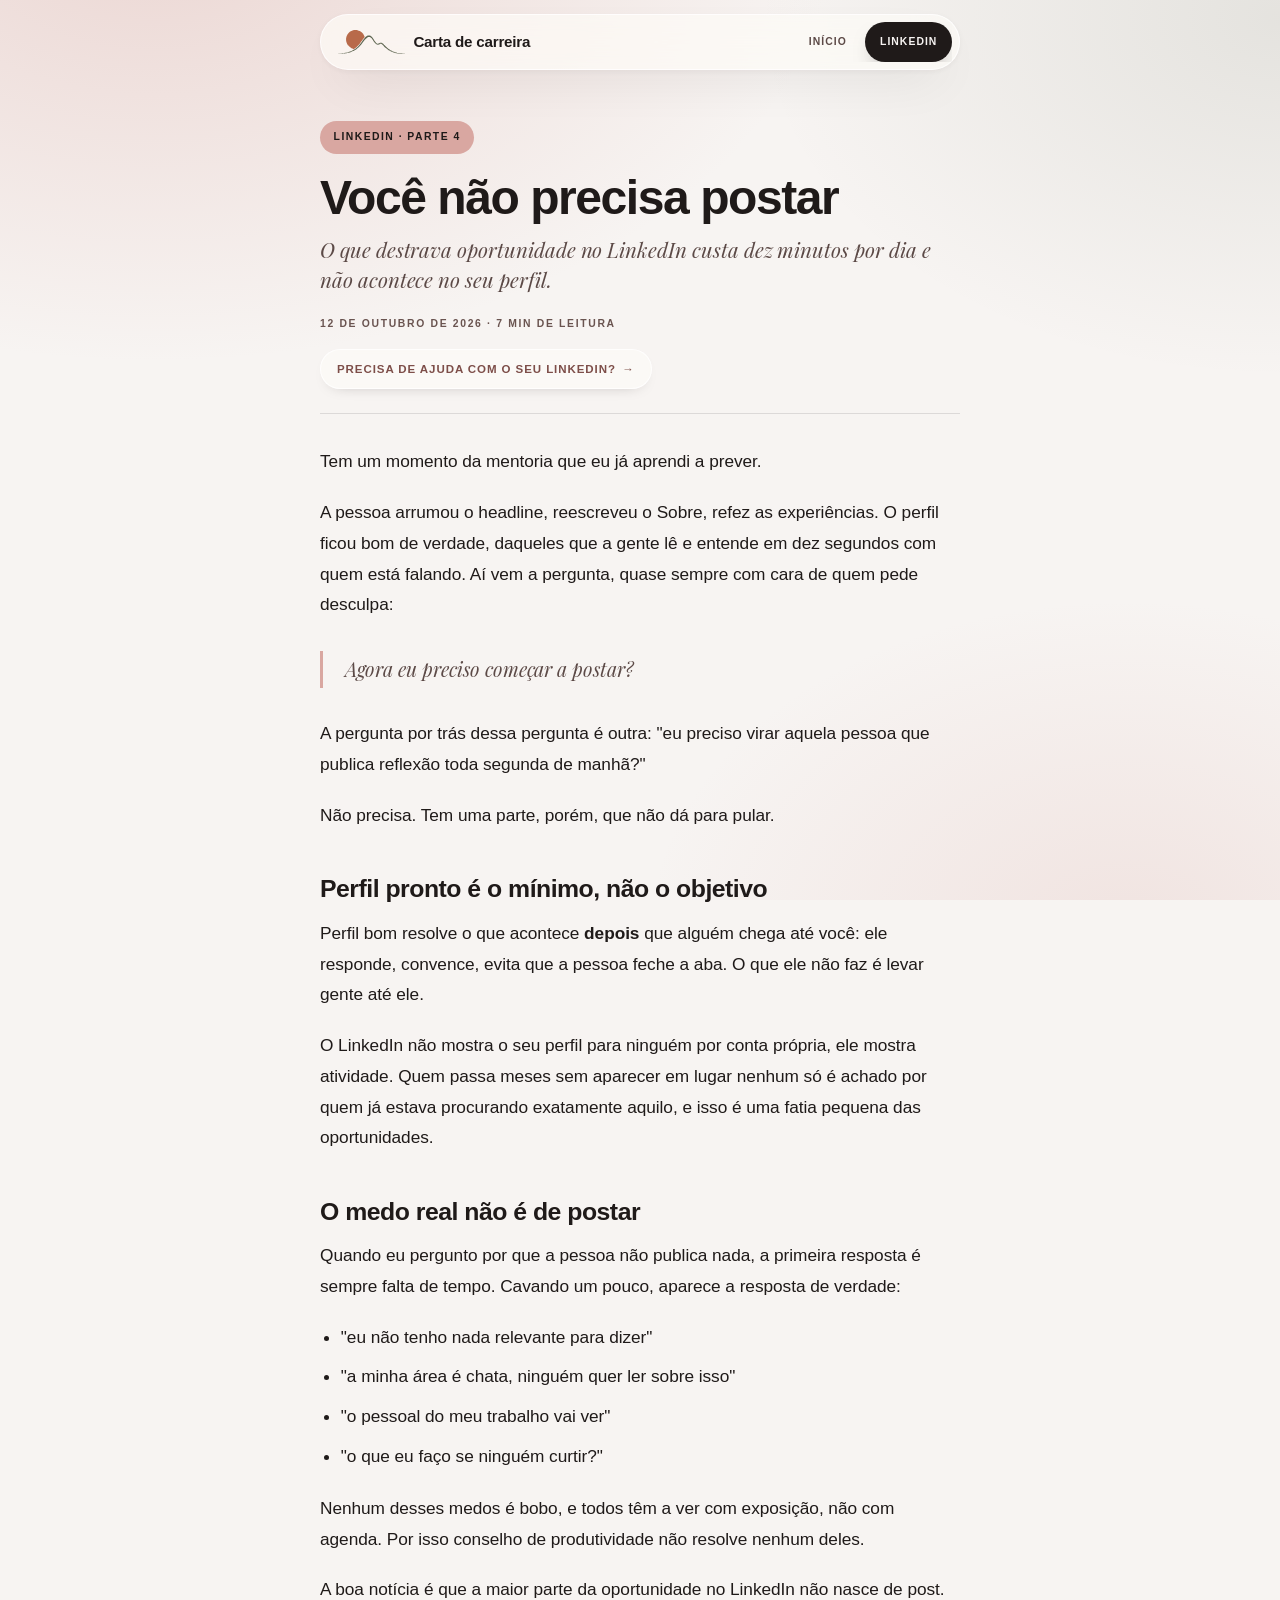
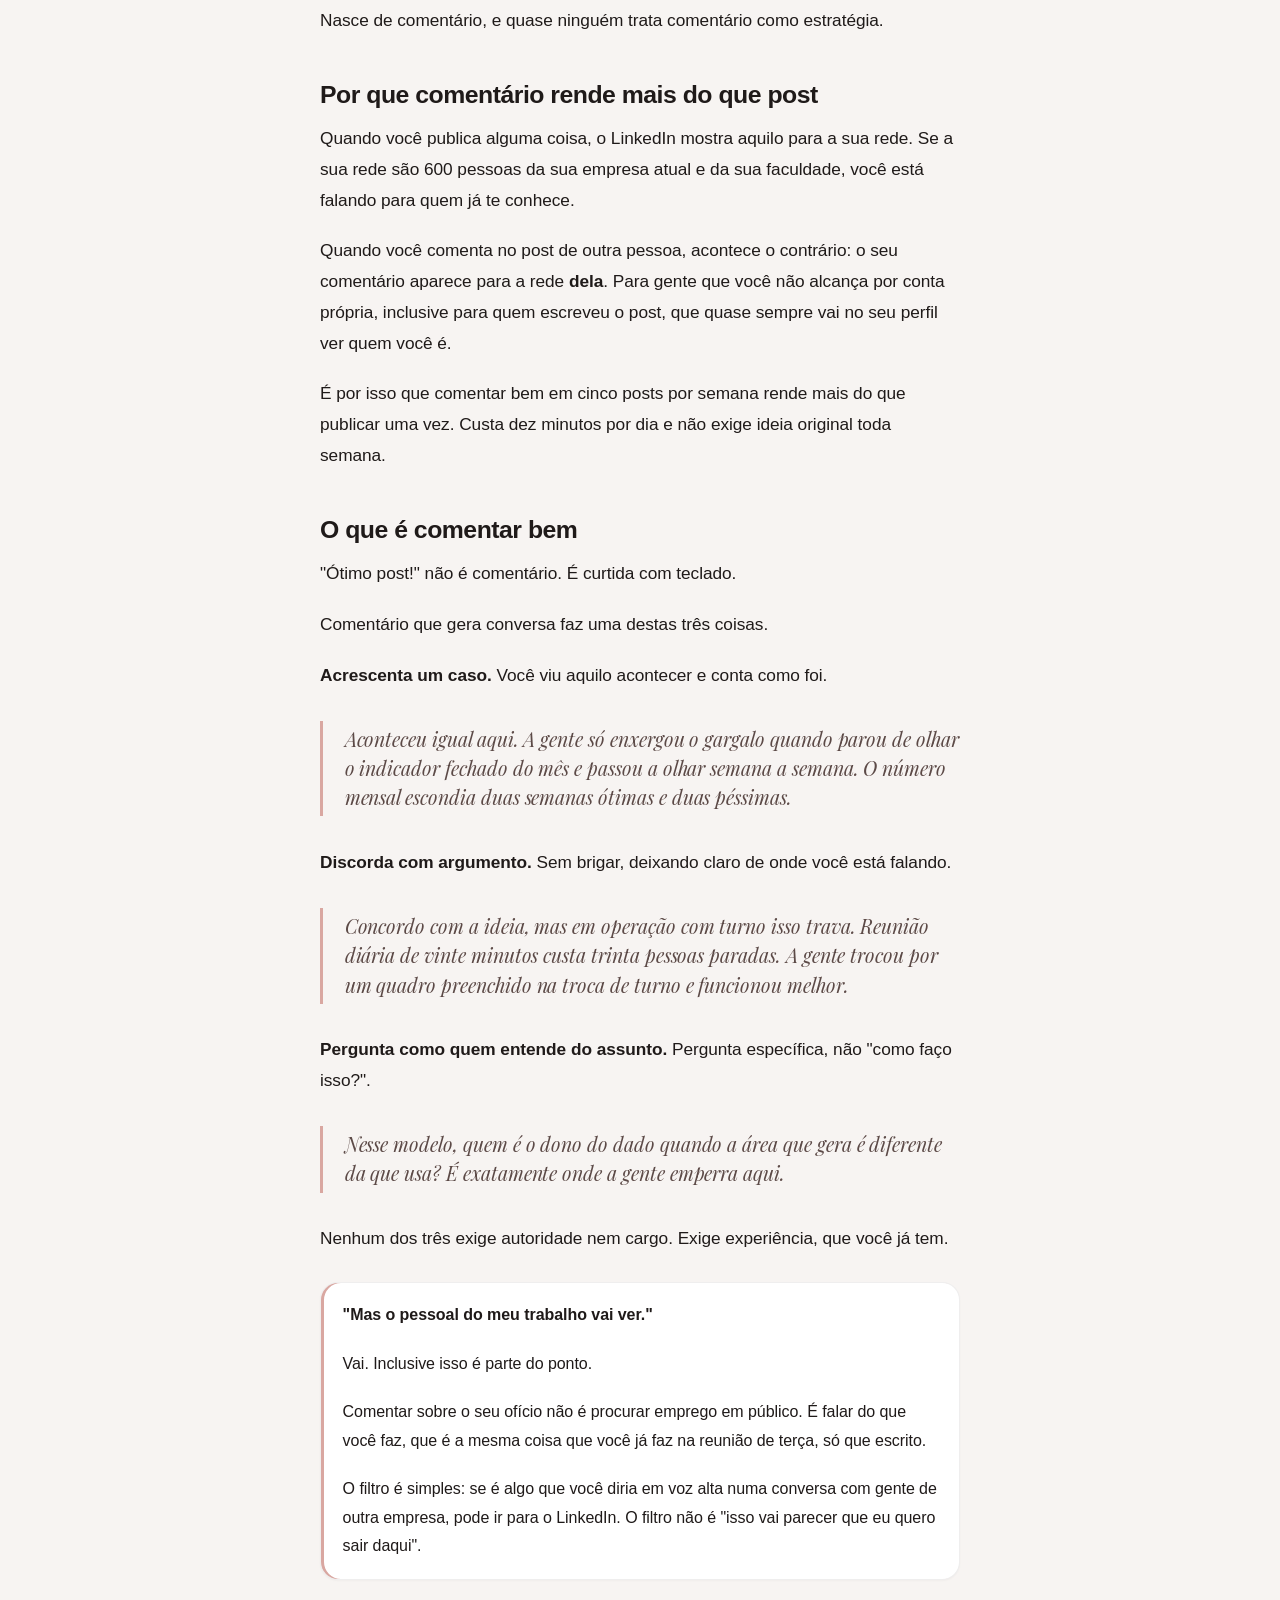
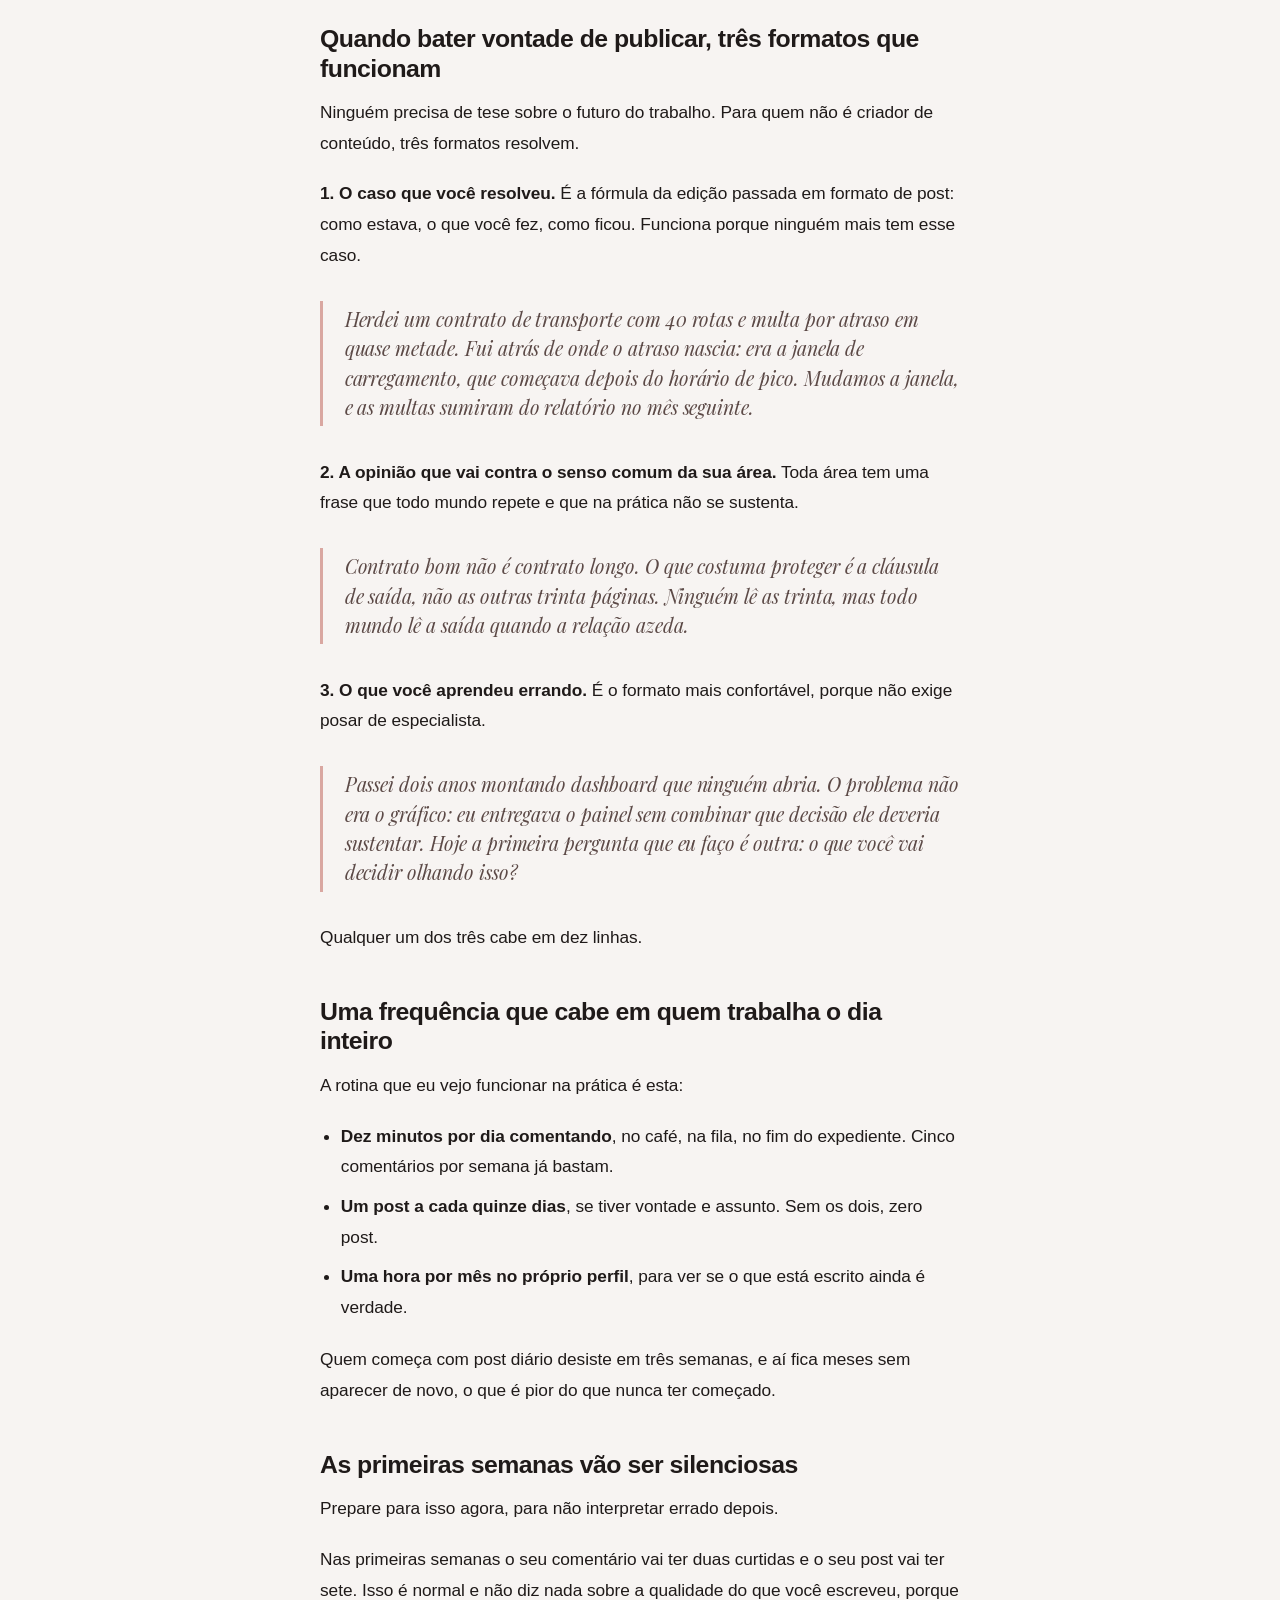
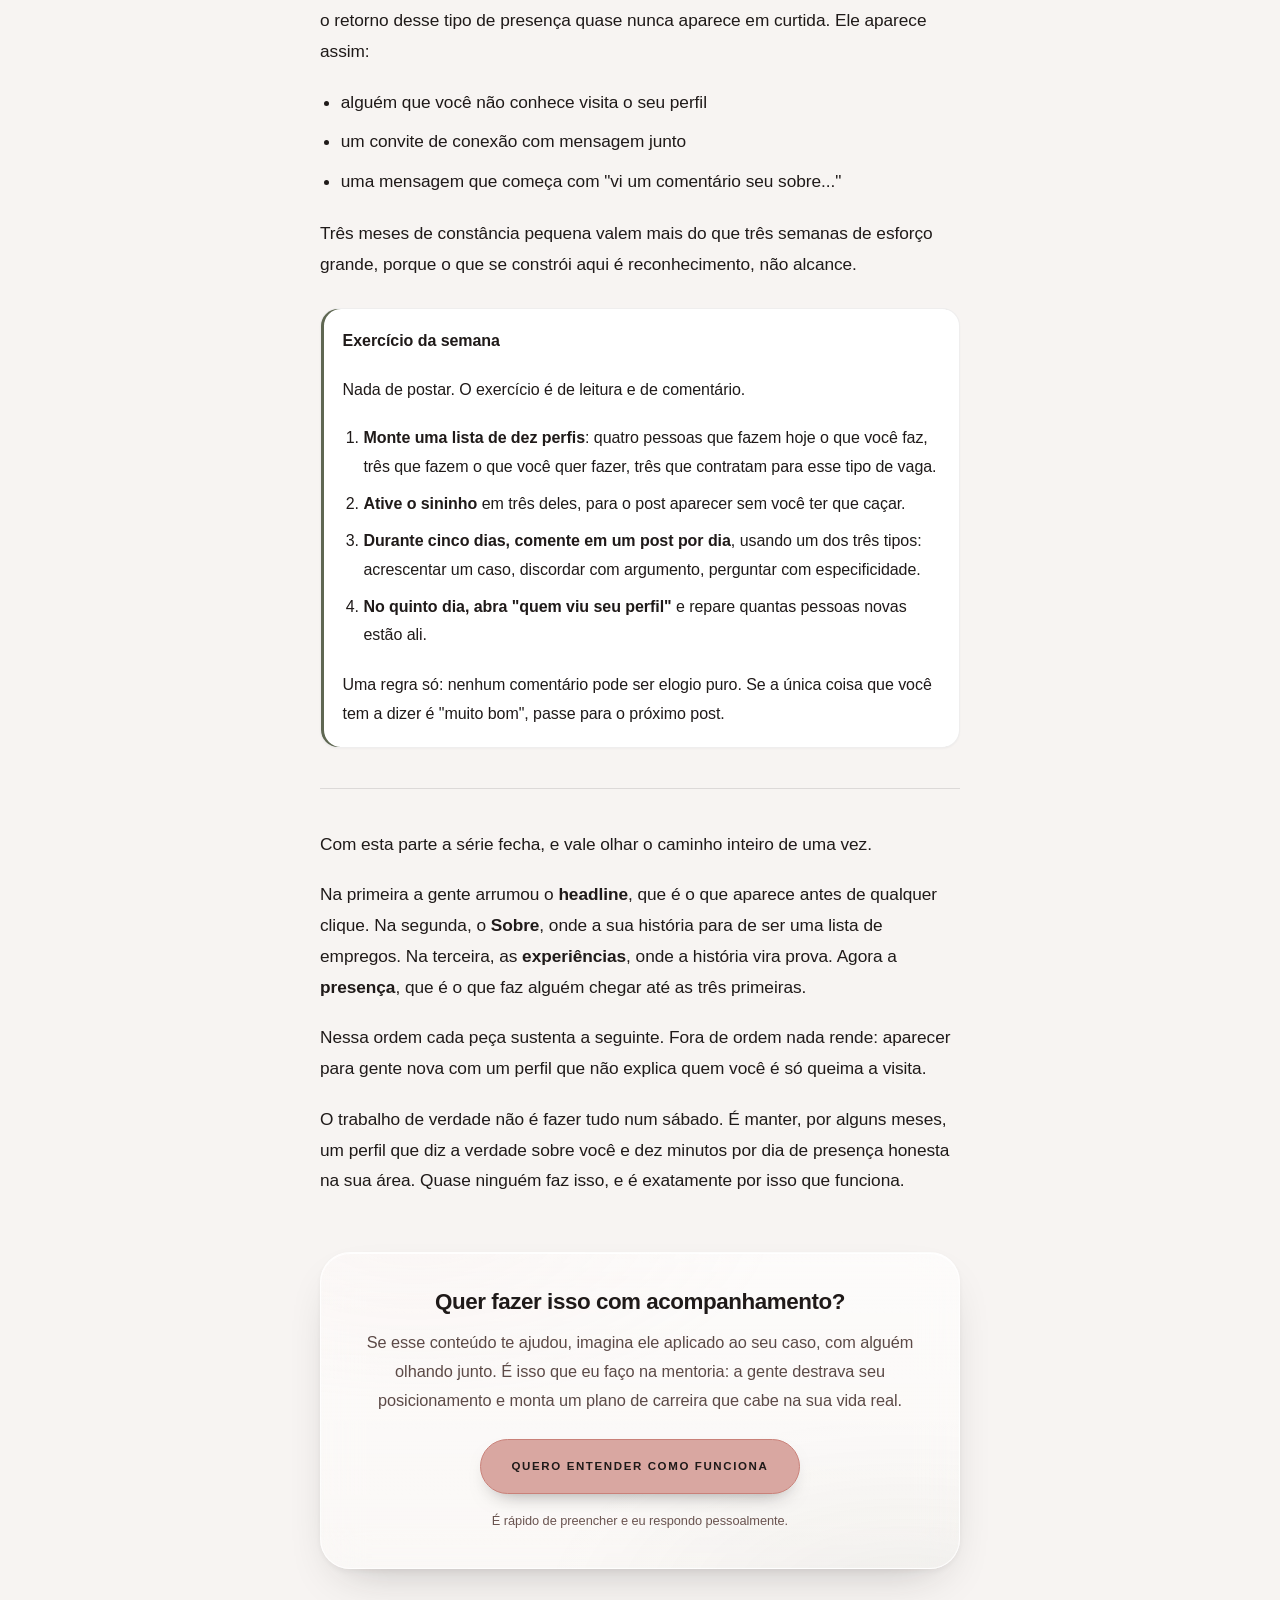
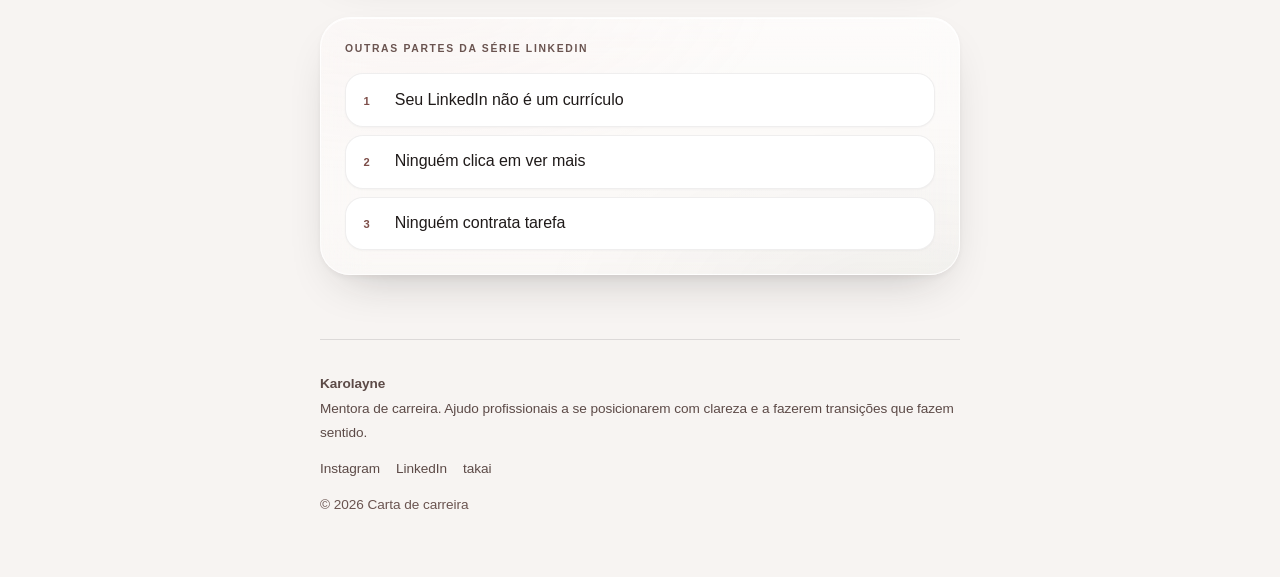
<file: docs/linkedin-presenca/index.html>
<!doctype html>
<html lang="pt-BR">
<head>
<meta charset="utf-8" />
<meta name="viewport" content="width=device-width, initial-scale=1" />
<title>Você não precisa postar · Carta de carreira</title>
<meta name="description" content="Quase todo mundo trava no LinkedIn achando que precisa virar criador de conteúdo. Não precisa: comentar bem em cinco posts por semana rende mais do que postar uma vez, e cabe em quem trabalha o dia inteiro." />
<link rel="canonical" href="https://somostakai.github.io/karolayne/linkedin-presenca/" />
<link rel="icon" href="../assets/marca-takai.svg" />
<link rel="stylesheet" href="../estilo.css?v=698fe8d3" />

<!-- Preview do link quando você manda no direct / WhatsApp -->
<meta property="og:type" content="article" />
<meta property="og:title" content="Você não precisa postar" />
<meta property="og:description" content="Quase todo mundo trava no LinkedIn achando que precisa virar criador de conteúdo. Não precisa: comentar bem em cinco posts por semana rende mais do que postar uma vez, e cabe em quem trabalha o dia inteiro." />
<meta property="og:url" content="https://somostakai.github.io/karolayne/linkedin-presenca/" />
<meta property="og:image" content="https://somostakai.github.io/karolayne/assets/og-imagem.png" />
<meta property="og:site_name" content="Carta de carreira" />
<meta name="twitter:card" content="summary_large_image" />
</head>
<body>
<div class="progresso" id="progresso"></div>

<header class="topo">
  <a class="topo__marca" href="../">
    <img src="../assets/marca-takai.svg" alt="" />
    <span>Carta de carreira</span>
  </a>
  <nav class="menu" aria-label="Assuntos"><a href="../">Início</a><a href="../linkedin/" aria-current="page">LinkedIn</a></nav>
</header>

<main>
  <div class="cabecalho">
    <span class="etiqueta">LinkedIn · parte 4</span>
    <h1>Você não precisa postar</h1>
    <p class="subtitulo">O que destrava oportunidade no LinkedIn custa dez minutos por dia e não acontece no seu perfil.</p>
    <p class="meta">12 de outubro de 2026 · 7 min de leitura</p>
    <a class="cta-topo" href="https://forms.gle/8pibyQncfbJMLprP9" target="_blank" rel="noopener">Precisa de ajuda com o seu LinkedIn?<span class="cta-topo__seta" aria-hidden="true">&rarr;</span></a>
  </div>

  <article>
    <p>Tem um momento da mentoria que eu já aprendi a prever.</p>
<p>A pessoa arrumou o headline, reescreveu o Sobre, refez as experiências. O perfil ficou bom de verdade, daqueles que a gente lê e entende em dez segundos com quem está falando. Aí vem a pergunta, quase sempre com cara de quem pede desculpa:</p>
<blockquote><p>Agora eu preciso começar a postar?</p></blockquote>
<p>A pergunta por trás dessa pergunta é outra: "eu preciso virar aquela pessoa que publica reflexão toda segunda de manhã?"</p>
<p>Não precisa. Tem uma parte, porém, que não dá para pular.</p>
<h2>Perfil pronto é o mínimo, não o objetivo</h2>
<p>Perfil bom resolve o que acontece <strong>depois</strong> que alguém chega até você: ele responde, convence, evita que a pessoa feche a aba. O que ele não faz é levar gente até ele.</p>
<p>O LinkedIn não mostra o seu perfil para ninguém por conta própria, ele mostra atividade. Quem passa meses sem aparecer em lugar nenhum só é achado por quem já estava procurando exatamente aquilo, e isso é uma fatia pequena das oportunidades.</p>
<h2>O medo real não é de postar</h2>
<p>Quando eu pergunto por que a pessoa não publica nada, a primeira resposta é sempre falta de tempo. Cavando um pouco, aparece a resposta de verdade:</p>
<ul><li>"eu não tenho nada relevante para dizer"</li><li>"a minha área é chata, ninguém quer ler sobre isso"</li><li>"o pessoal do meu trabalho vai ver"</li><li>"o que eu faço se ninguém curtir?"</li></ul>
<p>Nenhum desses medos é bobo, e todos têm a ver com exposição, não com agenda. Por isso conselho de produtividade não resolve nenhum deles.</p>
<p>A boa notícia é que a maior parte da oportunidade no LinkedIn não nasce de post. Nasce de comentário, e quase ninguém trata comentário como estratégia.</p>
<h2>Por que comentário rende mais do que post</h2>
<p>Quando você publica alguma coisa, o LinkedIn mostra aquilo para a sua rede. Se a sua rede são 600 pessoas da sua empresa atual e da sua faculdade, você está falando para quem já te conhece.</p>
<p>Quando você comenta no post de outra pessoa, acontece o contrário: o seu comentário aparece para a rede <strong>dela</strong>. Para gente que você não alcança por conta própria, inclusive para quem escreveu o post, que quase sempre vai no seu perfil ver quem você é.</p>
<p>É por isso que comentar bem em cinco posts por semana rende mais do que publicar uma vez. Custa dez minutos por dia e não exige ideia original toda semana.</p>
<h2>O que é comentar bem</h2>
<p>"Ótimo post!" não é comentário. É curtida com teclado.</p>
<p>Comentário que gera conversa faz uma destas três coisas.</p>
<p><strong>Acrescenta um caso.</strong> Você viu aquilo acontecer e conta como foi.</p>
<blockquote><p>Aconteceu igual aqui. A gente só enxergou o gargalo quando parou de olhar o indicador fechado do mês e passou a olhar semana a semana. O número mensal escondia duas semanas ótimas e duas péssimas.</p></blockquote>
<p><strong>Discorda com argumento.</strong> Sem brigar, deixando claro de onde você está falando.</p>
<blockquote><p>Concordo com a ideia, mas em operação com turno isso trava. Reunião diária de vinte minutos custa trinta pessoas paradas. A gente trocou por um quadro preenchido na troca de turno e funcionou melhor.</p></blockquote>
<p><strong>Pergunta como quem entende do assunto.</strong> Pergunta específica, não "como faço isso?".</p>
<blockquote><p>Nesse modelo, quem é o dono do dado quando a área que gera é diferente da que usa? É exatamente onde a gente emperra aqui.</p></blockquote>
<p>Nenhum dos três exige autoridade nem cargo. Exige experiência, que você já tem.</p>
<aside class="callout callout--destaque"><p><strong>"Mas o pessoal do meu trabalho vai ver."</strong></p>
<p>Vai. Inclusive isso é parte do ponto.</p>
<p>Comentar sobre o seu ofício não é procurar emprego em público. É falar do que você faz, que é a mesma coisa que você já faz na reunião de terça, só que escrito.</p>
<p>O filtro é simples: se é algo que você diria em voz alta numa conversa com gente de outra empresa, pode ir para o LinkedIn. O filtro não é "isso vai parecer que eu quero sair daqui".</p></aside>
<h2>Quando bater vontade de publicar, três formatos que funcionam</h2>
<p>Ninguém precisa de tese sobre o futuro do trabalho. Para quem não é criador de conteúdo, três formatos resolvem.</p>
<p><strong>1. O caso que você resolveu.</strong> É a fórmula da edição passada em formato de post: como estava, o que você fez, como ficou. Funciona porque ninguém mais tem esse caso.</p>
<blockquote><p>Herdei um contrato de transporte com 40 rotas e multa por atraso em quase metade. Fui atrás de onde o atraso nascia: era a janela de carregamento, que começava depois do horário de pico. Mudamos a janela, e as multas sumiram do relatório no mês seguinte.</p></blockquote>
<p><strong>2. A opinião que vai contra o senso comum da sua área.</strong> Toda área tem uma frase que todo mundo repete e que na prática não se sustenta.</p>
<blockquote><p>Contrato bom não é contrato longo. O que costuma proteger é a cláusula de saída, não as outras trinta páginas. Ninguém lê as trinta, mas todo mundo lê a saída quando a relação azeda.</p></blockquote>
<p><strong>3. O que você aprendeu errando.</strong> É o formato mais confortável, porque não exige posar de especialista.</p>
<blockquote><p>Passei dois anos montando dashboard que ninguém abria. O problema não era o gráfico: eu entregava o painel sem combinar que decisão ele deveria sustentar. Hoje a primeira pergunta que eu faço é outra: o que você vai decidir olhando isso?</p></blockquote>
<p>Qualquer um dos três cabe em dez linhas.</p>
<h2>Uma frequência que cabe em quem trabalha o dia inteiro</h2>
<p>A rotina que eu vejo funcionar na prática é esta:</p>
<ul><li><strong>Dez minutos por dia comentando</strong>, no café, na fila, no fim do expediente. Cinco comentários por semana já bastam.</li><li><strong>Um post a cada quinze dias</strong>, se tiver vontade e assunto. Sem os dois, zero post.</li><li><strong>Uma hora por mês no próprio perfil</strong>, para ver se o que está escrito ainda é verdade.</li></ul>
<p>Quem começa com post diário desiste em três semanas, e aí fica meses sem aparecer de novo, o que é pior do que nunca ter começado.</p>
<h2>As primeiras semanas vão ser silenciosas</h2>
<p>Prepare para isso agora, para não interpretar errado depois.</p>
<p>Nas primeiras semanas o seu comentário vai ter duas curtidas e o seu post vai ter sete. Isso é normal e não diz nada sobre a qualidade do que você escreveu, porque o retorno desse tipo de presença quase nunca aparece em curtida. Ele aparece assim:</p>
<ul><li>alguém que você não conhece visita o seu perfil</li><li>um convite de conexão com mensagem junto</li><li>uma mensagem que começa com "vi um comentário seu sobre..."</li></ul>
<p>Três meses de constância pequena valem mais do que três semanas de esforço grande, porque o que se constrói aqui é reconhecimento, não alcance.</p>
<aside class="callout callout--exercicio"><p><strong>Exercício da semana</strong></p>
<p>Nada de postar. O exercício é de leitura e de comentário.</p>
<ol><li><strong>Monte uma lista de dez perfis</strong>: quatro pessoas que fazem hoje o que você faz, três que fazem o que você quer fazer, três que contratam para esse tipo de vaga.</li><li><strong>Ative o sininho</strong> em três deles, para o post aparecer sem você ter que caçar.</li><li><strong>Durante cinco dias, comente em um post por dia</strong>, usando um dos três tipos: acrescentar um caso, discordar com argumento, perguntar com especificidade.</li><li><strong>No quinto dia, abra "quem viu seu perfil"</strong> e repare quantas pessoas novas estão ali.</li></ol>
<p>Uma regra só: nenhum comentário pode ser elogio puro. Se a única coisa que você tem a dizer é "muito bom", passe para o próximo post.</p></aside>
<hr />
<p>Com esta parte a série fecha, e vale olhar o caminho inteiro de uma vez.</p>
<p>Na primeira a gente arrumou o <strong>headline</strong>, que é o que aparece antes de qualquer clique. Na segunda, o <strong>Sobre</strong>, onde a sua história para de ser uma lista de empregos. Na terceira, as <strong>experiências</strong>, onde a história vira prova. Agora a <strong>presença</strong>, que é o que faz alguém chegar até as três primeiras.</p>
<p>Nessa ordem cada peça sustenta a seguinte. Fora de ordem nada rende: aparecer para gente nova com um perfil que não explica quem você é só queima a visita.</p>
<p>O trabalho de verdade não é fazer tudo num sábado. É manter, por alguns meses, um perfil que diz a verdade sobre você e dez minutos por dia de presença honesta na sua área. Quase ninguém faz isso, e é exatamente por isso que funciona.</p>
  </article>

  <section class="cta">
  <h2 class="cta__titulo">Quer fazer isso com acompanhamento?</h2>
  <p class="cta__texto">Se esse conteúdo te ajudou, imagina ele aplicado ao seu caso, com alguém olhando junto. É isso que eu faço na mentoria: a gente destrava seu posicionamento e monta um plano de carreira que cabe na sua vida real.</p>
  <a class="cta__botao" href="https://forms.gle/8pibyQncfbJMLprP9" target="_blank" rel="noopener">Quero entender como funciona</a>
  <p class="cta__nota">É rápido de preencher e eu respondo pessoalmente.</p>
</section>

  <section class="relacionadas">
  <h2 class="relacionadas__titulo">Outras partes da série LinkedIn</h2>
  <ul class="rel"><li><a href="../linkedin-headline/"><span class="rel__num">1</span><span class="rel__titulo">Seu LinkedIn não é um currículo</span></a></li><li><a href="../linkedin-sobre/"><span class="rel__num">2</span><span class="rel__titulo">Ninguém clica em ver mais</span></a></li><li><a href="../linkedin-experiencias/"><span class="rel__num">3</span><span class="rel__titulo">Ninguém contrata tarefa</span></a></li></ul>
</section>
</main>

<footer class="rodape">
  <p class="rodape__bio"><strong>Karolayne</strong><br />Mentora de carreira. Ajudo profissionais a se posicionarem com clareza e a fazerem transições que fazem sentido.</p>
  <p class="rodape__links"><a href="https://www.instagram.com/karolayne.os/" target="_blank" rel="noopener">Instagram</a><a href="https://www.linkedin.com/in/karolayneoliveira/" target="_blank" rel="noopener">LinkedIn</a><a href="https://linktr.ee/somostakai" target="_blank" rel="noopener">takai</a></p>
  <p>© 2026 Carta de carreira</p>
</footer>

<button class="ao-topo" id="ao-topo" type="button" aria-label="Voltar ao topo do artigo">
  <svg viewBox="0 0 24 24" fill="none" stroke="currentColor" stroke-width="2.5"
       stroke-linecap="round" stroke-linejoin="round" aria-hidden="true">
    <path d="M12 19V5" />
    <path d="M5 12l7-7 7 7" />
  </svg>
</button>

<script>
  var barra = document.getElementById('progresso');
  var aoTopo = document.getElementById('ao-topo');

  function atualizar() {
    var altura = document.documentElement.scrollHeight - window.innerHeight;
    var pct = altura > 0 ? (window.scrollY / altura) * 100 : 0;
    barra.style.width = Math.min(100, Math.max(0, pct)) + '%';

    // Só aparece depois de uma tela cheia de rolagem: antes disso o topo
    // ainda está perto e o botão só atrapalharia a leitura.
    aoTopo.classList.toggle('visivel', window.scrollY > window.innerHeight);
  }

  aoTopo.addEventListener('click', function () {
    var suave = !window.matchMedia('(prefers-reduced-motion: reduce)').matches;
    window.scrollTo({ top: 0, behavior: suave ? 'smooth' : 'auto' });
  });

  window.addEventListener('scroll', atualizar, { passive: true });
  window.addEventListener('resize', atualizar);
  atualizar();
</script>

</body>
</html>
</file>
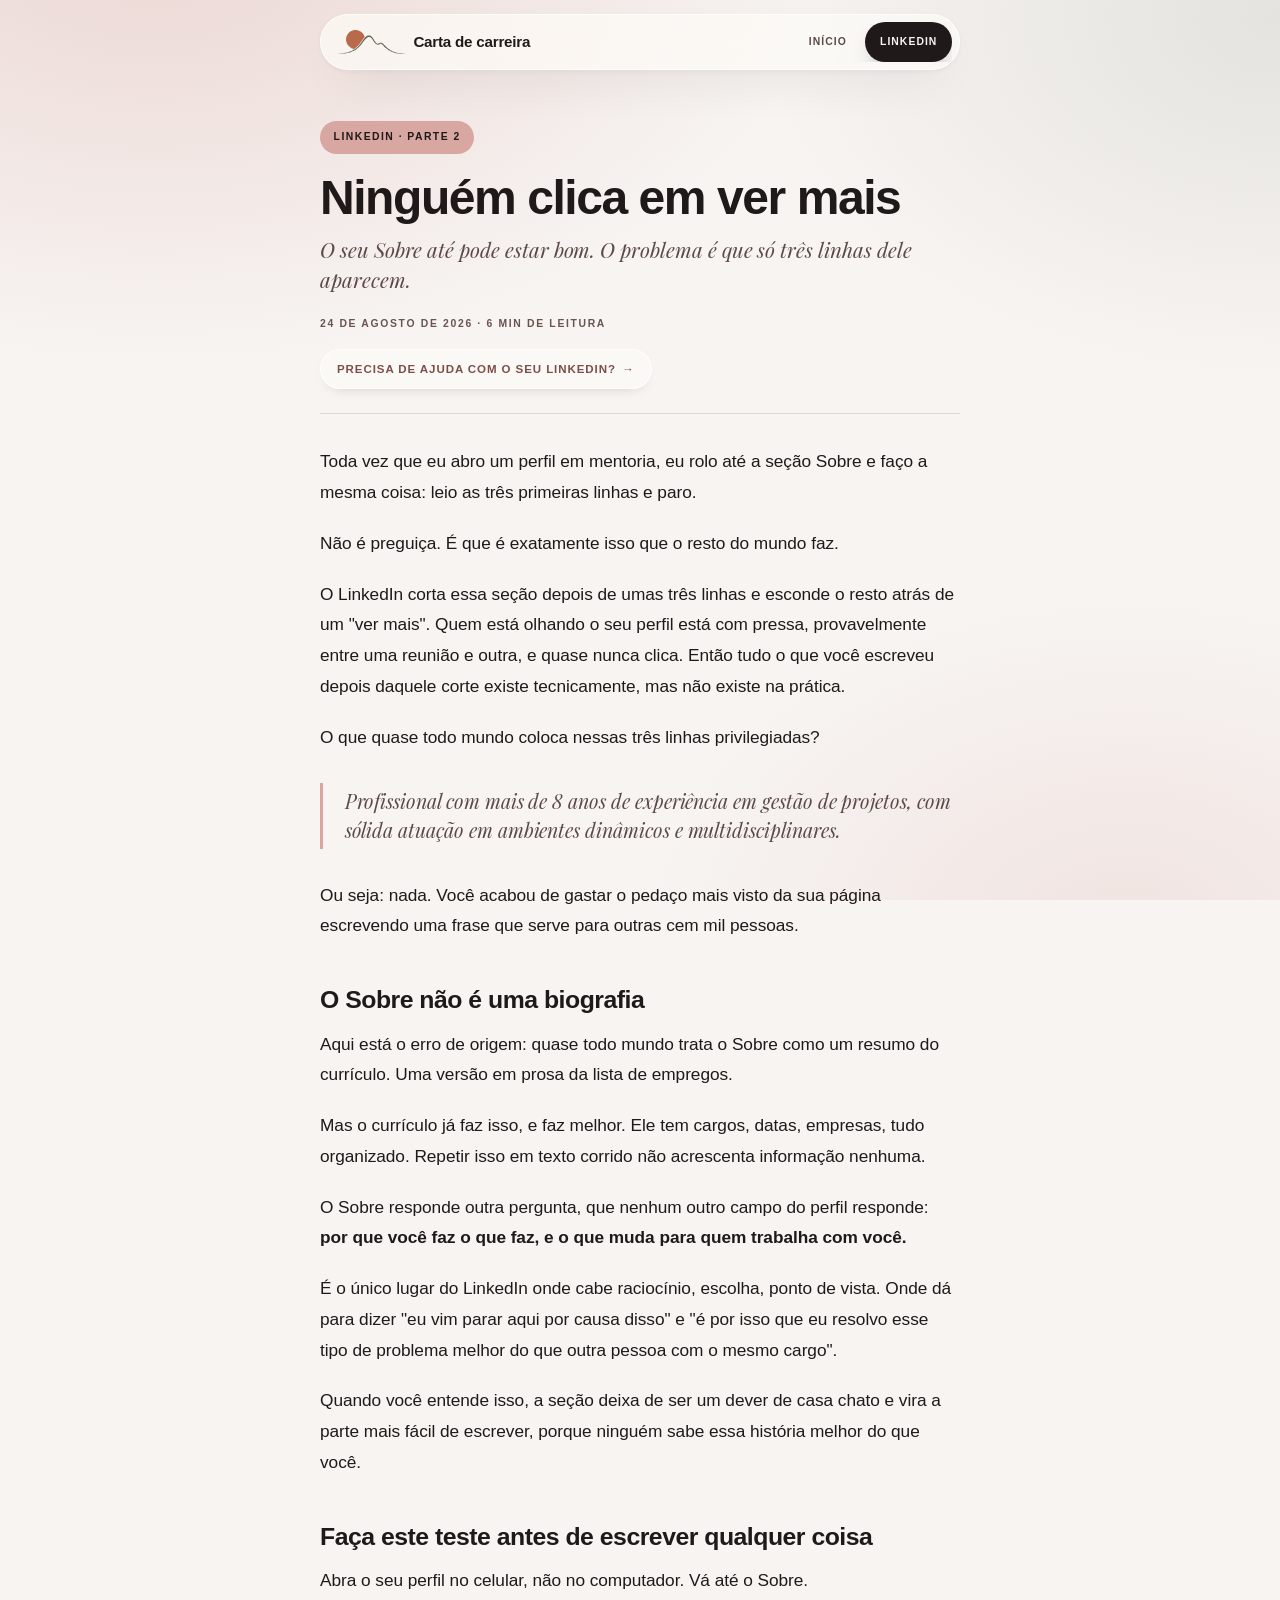
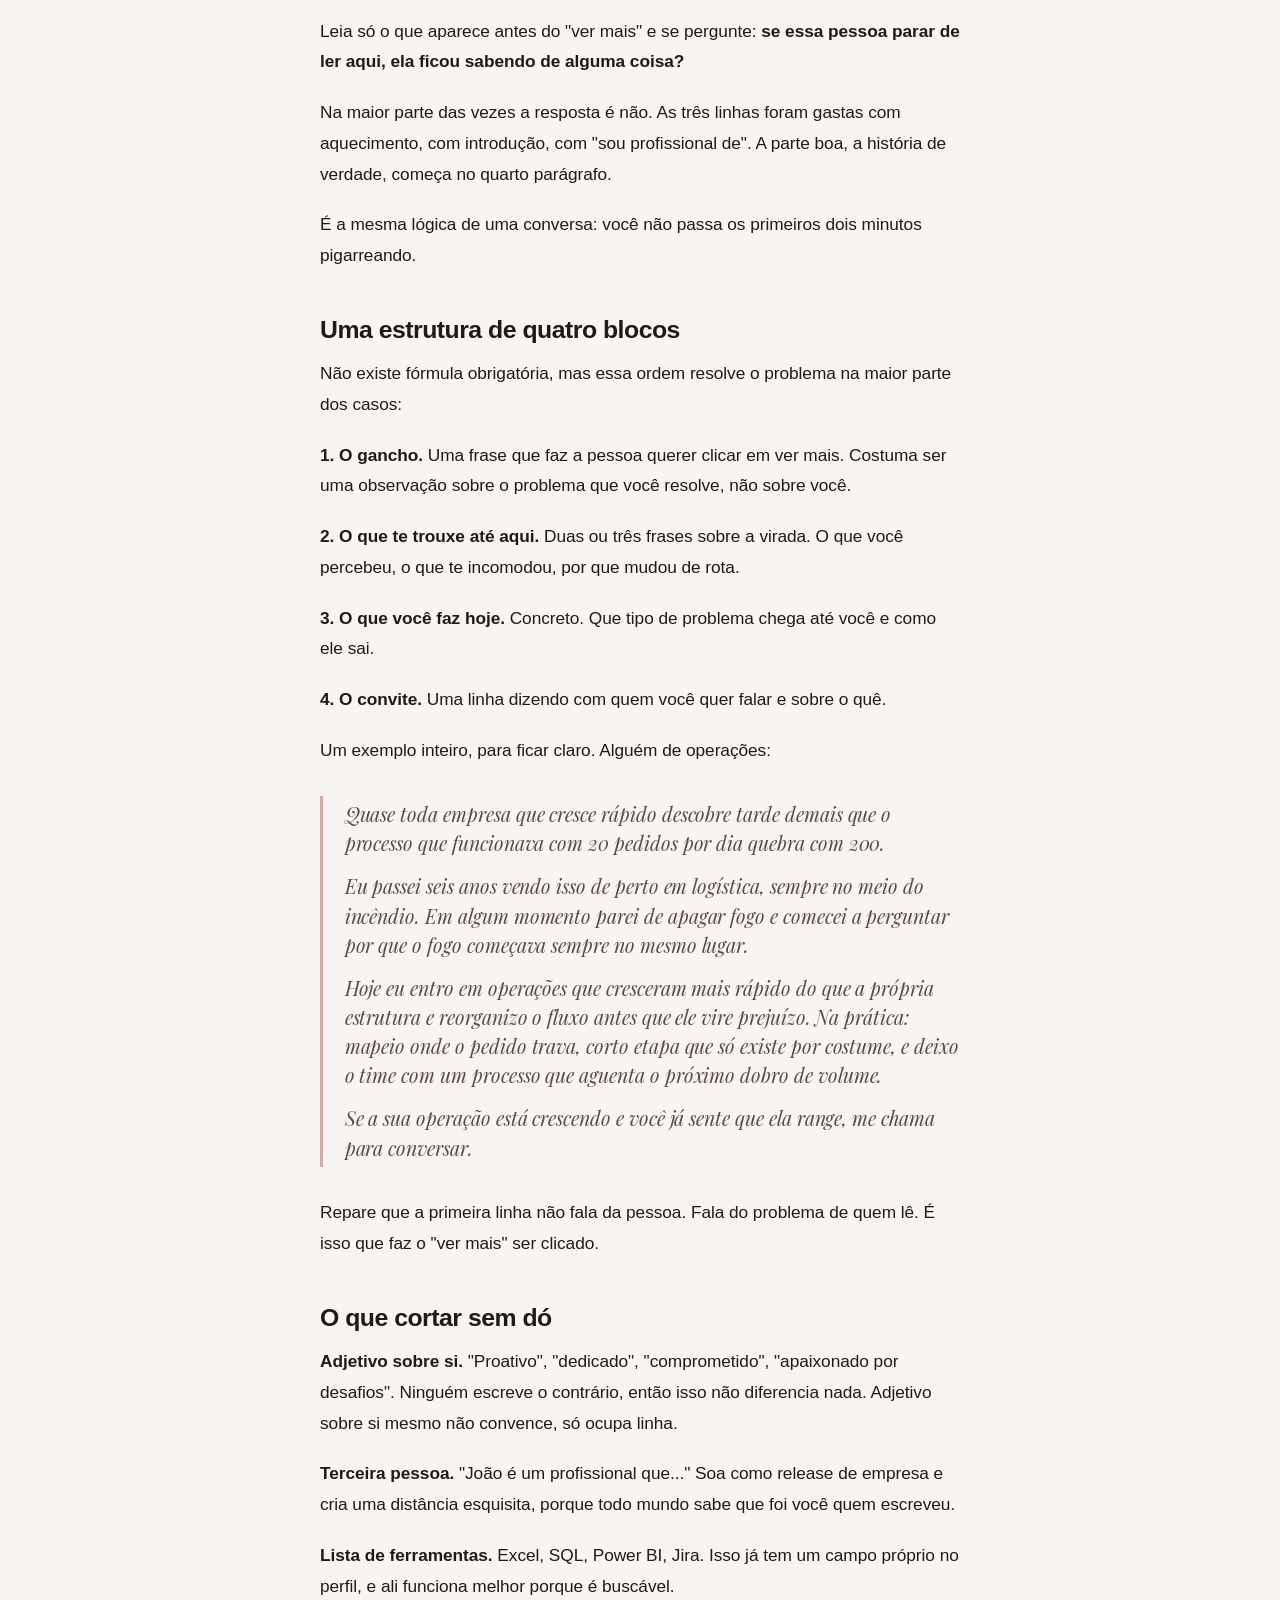
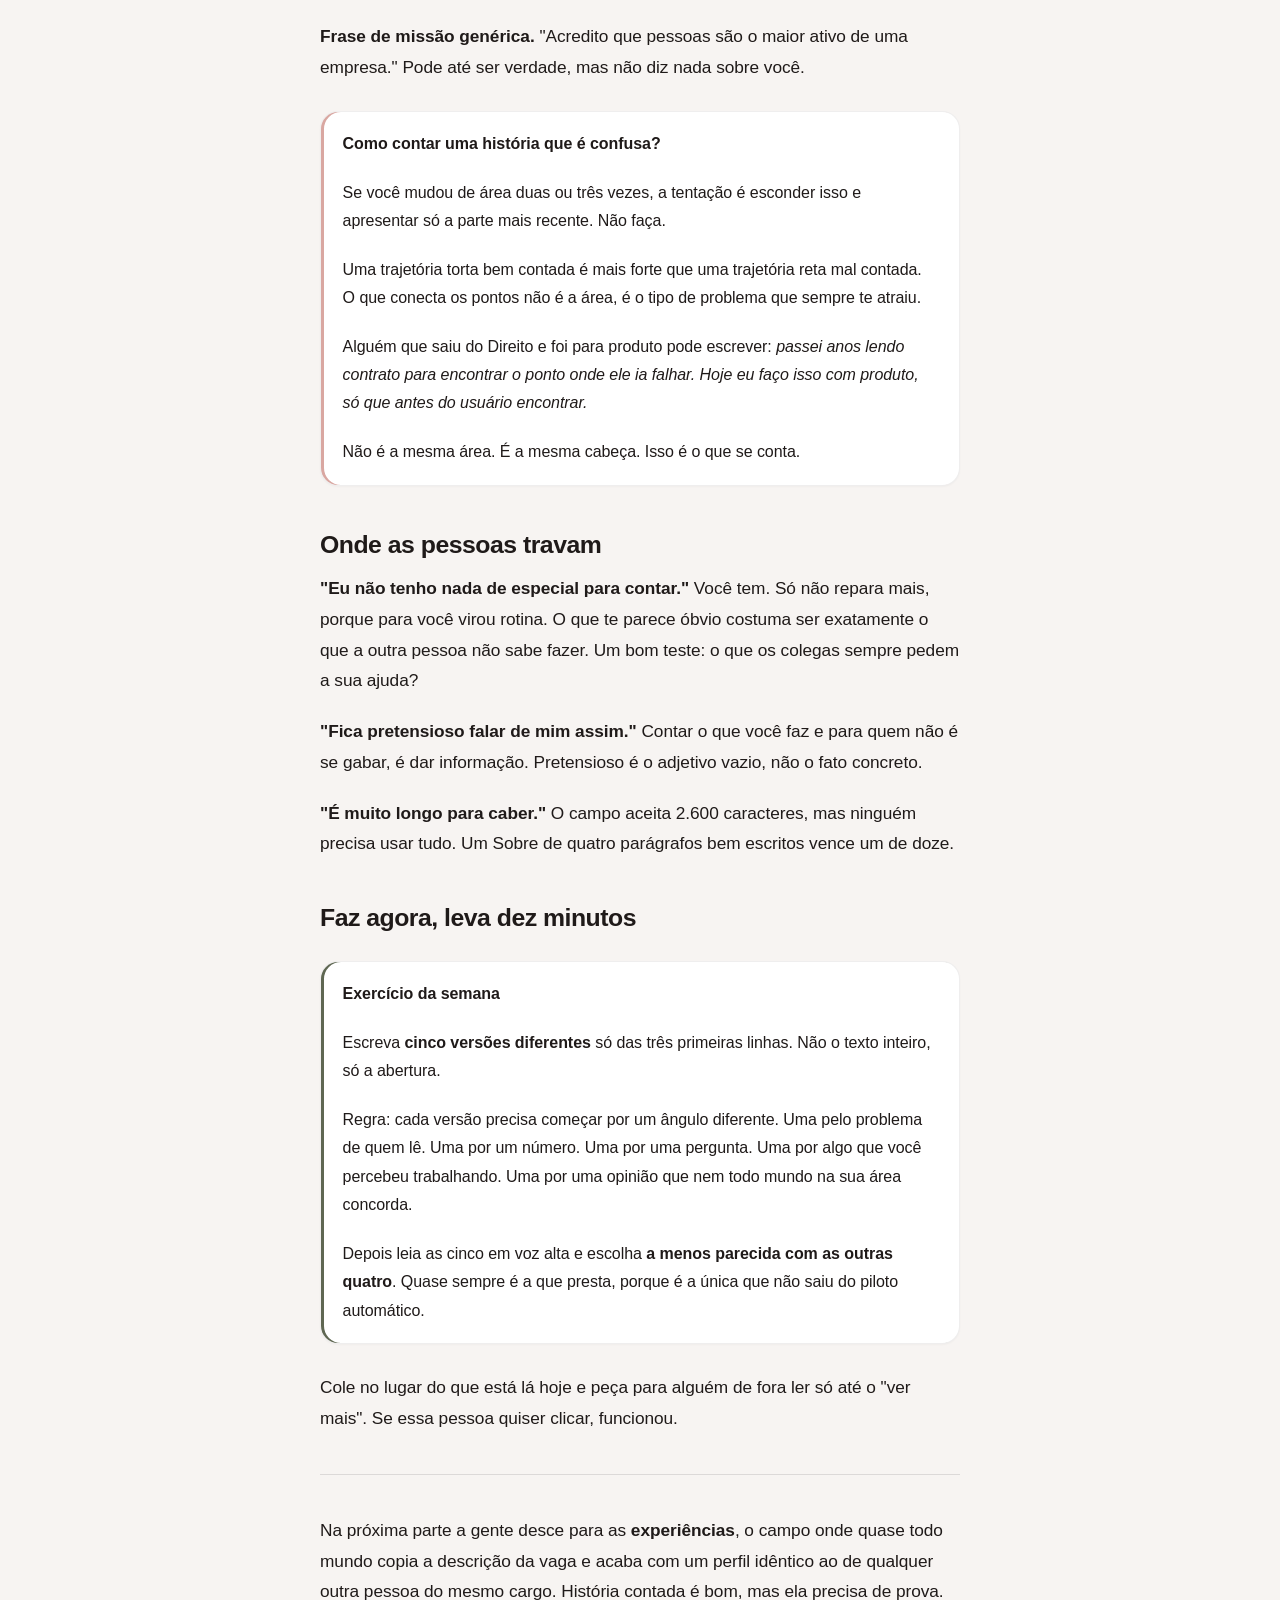
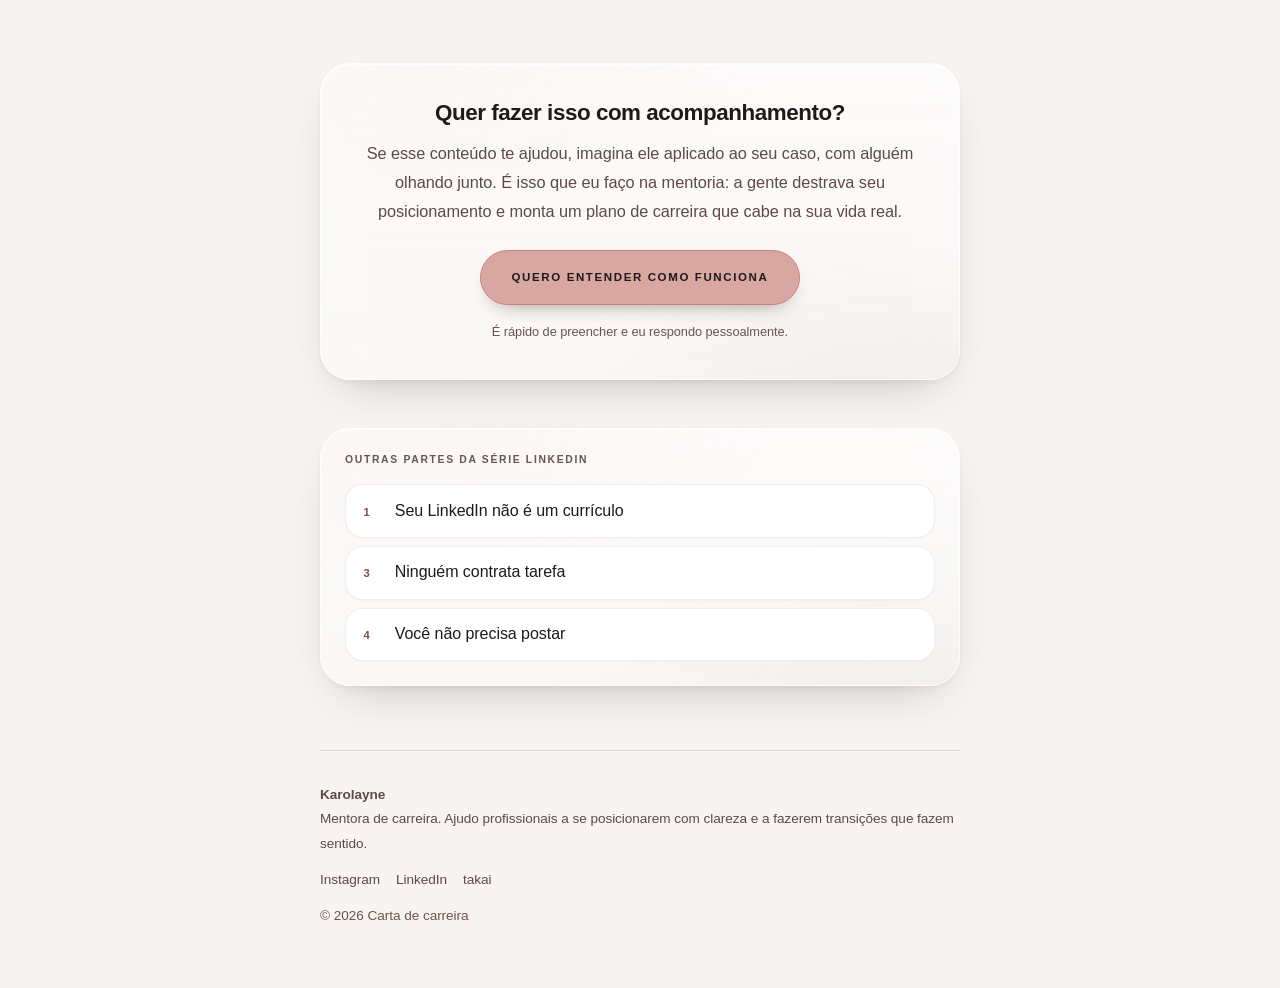
<file: docs/linkedin-sobre/index.html>
<!doctype html>
<html lang="pt-BR">
<head>
<meta charset="utf-8" />
<meta name="viewport" content="width=device-width, initial-scale=1" />
<title>Ninguém clica em ver mais · Carta de carreira</title>
<meta name="description" content="O LinkedIn corta a seção Sobre depois de três linhas. Quase todo mundo gasta essas três linhas com introdução e enterra a parte boa atrás de um clique que ninguém dá." />
<link rel="canonical" href="https://somostakai.github.io/karolayne/linkedin-sobre/" />
<link rel="icon" href="../assets/marca-takai.svg" />
<link rel="stylesheet" href="../estilo.css?v=698fe8d3" />

<!-- Preview do link quando você manda no direct / WhatsApp -->
<meta property="og:type" content="article" />
<meta property="og:title" content="Ninguém clica em ver mais" />
<meta property="og:description" content="O LinkedIn corta a seção Sobre depois de três linhas. Quase todo mundo gasta essas três linhas com introdução e enterra a parte boa atrás de um clique que ninguém dá." />
<meta property="og:url" content="https://somostakai.github.io/karolayne/linkedin-sobre/" />
<meta property="og:image" content="https://somostakai.github.io/karolayne/assets/og-imagem.png" />
<meta property="og:site_name" content="Carta de carreira" />
<meta name="twitter:card" content="summary_large_image" />
</head>
<body>
<div class="progresso" id="progresso"></div>

<header class="topo">
  <a class="topo__marca" href="../">
    <img src="../assets/marca-takai.svg" alt="" />
    <span>Carta de carreira</span>
  </a>
  <nav class="menu" aria-label="Assuntos"><a href="../">Início</a><a href="../linkedin/" aria-current="page">LinkedIn</a></nav>
</header>

<main>
  <div class="cabecalho">
    <span class="etiqueta">LinkedIn · parte 2</span>
    <h1>Ninguém clica em ver mais</h1>
    <p class="subtitulo">O seu Sobre até pode estar bom. O problema é que só três linhas dele aparecem.</p>
    <p class="meta">24 de agosto de 2026 · 6 min de leitura</p>
    <a class="cta-topo" href="https://forms.gle/8pibyQncfbJMLprP9" target="_blank" rel="noopener">Precisa de ajuda com o seu LinkedIn?<span class="cta-topo__seta" aria-hidden="true">&rarr;</span></a>
  </div>

  <article>
    <p>Toda vez que eu abro um perfil em mentoria, eu rolo até a seção Sobre e faço a mesma coisa: leio as três primeiras linhas e paro.</p>
<p>Não é preguiça. É que é exatamente isso que o resto do mundo faz.</p>
<p>O LinkedIn corta essa seção depois de umas três linhas e esconde o resto atrás de um "ver mais". Quem está olhando o seu perfil está com pressa, provavelmente entre uma reunião e outra, e quase nunca clica. Então tudo o que você escreveu depois daquele corte existe tecnicamente, mas não existe na prática.</p>
<p>O que quase todo mundo coloca nessas três linhas privilegiadas?</p>
<blockquote><p>Profissional com mais de 8 anos de experiência em gestão de projetos, com sólida atuação em ambientes dinâmicos e multidisciplinares.</p></blockquote>
<p>Ou seja: nada. Você acabou de gastar o pedaço mais visto da sua página escrevendo uma frase que serve para outras cem mil pessoas.</p>
<h2>O Sobre não é uma biografia</h2>
<p>Aqui está o erro de origem: quase todo mundo trata o Sobre como um resumo do currículo. Uma versão em prosa da lista de empregos.</p>
<p>Mas o currículo já faz isso, e faz melhor. Ele tem cargos, datas, empresas, tudo organizado. Repetir isso em texto corrido não acrescenta informação nenhuma.</p>
<p>O Sobre responde outra pergunta, que nenhum outro campo do perfil responde: <strong>por que você faz o que faz, e o que muda para quem trabalha com você.</strong></p>
<p>É o único lugar do LinkedIn onde cabe raciocínio, escolha, ponto de vista. Onde dá para dizer "eu vim parar aqui por causa disso" e "é por isso que eu resolvo esse tipo de problema melhor do que outra pessoa com o mesmo cargo".</p>
<p>Quando você entende isso, a seção deixa de ser um dever de casa chato e vira a parte mais fácil de escrever, porque ninguém sabe essa história melhor do que você.</p>
<h2>Faça este teste antes de escrever qualquer coisa</h2>
<p>Abra o seu perfil no celular, não no computador. Vá até o Sobre.</p>
<p>Leia só o que aparece antes do "ver mais" e se pergunte: <strong>se essa pessoa parar de ler aqui, ela ficou sabendo de alguma coisa?</strong></p>
<p>Na maior parte das vezes a resposta é não. As três linhas foram gastas com aquecimento, com introdução, com "sou profissional de". A parte boa, a história de verdade, começa no quarto parágrafo.</p>
<p>É a mesma lógica de uma conversa: você não passa os primeiros dois minutos pigarreando.</p>
<h2>Uma estrutura de quatro blocos</h2>
<p>Não existe fórmula obrigatória, mas essa ordem resolve o problema na maior parte dos casos:</p>
<p><strong>1. O gancho.</strong> Uma frase que faz a pessoa querer clicar em ver mais. Costuma ser uma observação sobre o problema que você resolve, não sobre você.</p>
<p><strong>2. O que te trouxe até aqui.</strong> Duas ou três frases sobre a virada. O que você percebeu, o que te incomodou, por que mudou de rota.</p>
<p><strong>3. O que você faz hoje.</strong> Concreto. Que tipo de problema chega até você e como ele sai.</p>
<p><strong>4. O convite.</strong> Uma linha dizendo com quem você quer falar e sobre o quê.</p>
<p>Um exemplo inteiro, para ficar claro. Alguém de operações:</p>
<blockquote><p>Quase toda empresa que cresce rápido descobre tarde demais que o processo que funcionava com 20 pedidos por dia quebra com 200.</p><p>Eu passei seis anos vendo isso de perto em logística, sempre no meio do incêndio. Em algum momento parei de apagar fogo e comecei a perguntar por que o fogo começava sempre no mesmo lugar.</p><p>Hoje eu entro em operações que cresceram mais rápido do que a própria estrutura e reorganizo o fluxo antes que ele vire prejuízo. Na prática: mapeio onde o pedido trava, corto etapa que só existe por costume, e deixo o time com um processo que aguenta o próximo dobro de volume.</p><p>Se a sua operação está crescendo e você já sente que ela range, me chama para conversar.</p></blockquote>
<p>Repare que a primeira linha não fala da pessoa. Fala do problema de quem lê. É isso que faz o "ver mais" ser clicado.</p>
<h2>O que cortar sem dó</h2>
<p><strong>Adjetivo sobre si.</strong> "Proativo", "dedicado", "comprometido", "apaixonado por desafios". Ninguém escreve o contrário, então isso não diferencia nada. Adjetivo sobre si mesmo não convence, só ocupa linha.</p>
<p><strong>Terceira pessoa.</strong> "João é um profissional que..." Soa como release de empresa e cria uma distância esquisita, porque todo mundo sabe que foi você quem escreveu.</p>
<p><strong>Lista de ferramentas.</strong> Excel, SQL, Power BI, Jira. Isso já tem um campo próprio no perfil, e ali funciona melhor porque é buscável.</p>
<p><strong>Frase de missão genérica.</strong> "Acredito que pessoas são o maior ativo de uma empresa." Pode até ser verdade, mas não diz nada sobre você.</p>
<aside class="callout callout--destaque"><p><strong>Como contar uma história que é confusa?</strong></p>
<p>Se você mudou de área duas ou três vezes, a tentação é esconder isso e apresentar só a parte mais recente. Não faça.</p>
<p>Uma trajetória torta bem contada é mais forte que uma trajetória reta mal contada. O que conecta os pontos não é a área, é o tipo de problema que sempre te atraiu.</p>
<p>Alguém que saiu do Direito e foi para produto pode escrever: <em>passei anos lendo contrato para encontrar o ponto onde ele ia falhar. Hoje eu faço isso com produto, só que antes do usuário encontrar.</em></p>
<p>Não é a mesma área. É a mesma cabeça. Isso é o que se conta.</p></aside>
<h2>Onde as pessoas travam</h2>
<p><strong>"Eu não tenho nada de especial para contar."</strong> Você tem. Só não repara mais, porque para você virou rotina. O que te parece óbvio costuma ser exatamente o que a outra pessoa não sabe fazer. Um bom teste: o que os colegas sempre pedem a sua ajuda?</p>
<p><strong>"Fica pretensioso falar de mim assim."</strong> Contar o que você faz e para quem não é se gabar, é dar informação. Pretensioso é o adjetivo vazio, não o fato concreto.</p>
<p><strong>"É muito longo para caber."</strong> O campo aceita 2.600 caracteres, mas ninguém precisa usar tudo. Um Sobre de quatro parágrafos bem escritos vence um de doze.</p>
<h2>Faz agora, leva dez minutos</h2>
<aside class="callout callout--exercicio"><p><strong>Exercício da semana</strong></p>
<p>Escreva <strong>cinco versões diferentes</strong> só das três primeiras linhas. Não o texto inteiro, só a abertura.</p>
<p>Regra: cada versão precisa começar por um ângulo diferente. Uma pelo problema de quem lê. Uma por um número. Uma por uma pergunta. Uma por algo que você percebeu trabalhando. Uma por uma opinião que nem todo mundo na sua área concorda.</p>
<p>Depois leia as cinco em voz alta e escolha <strong>a menos parecida com as outras quatro</strong>. Quase sempre é a que presta, porque é a única que não saiu do piloto automático.</p></aside>
<p>Cole no lugar do que está lá hoje e peça para alguém de fora ler só até o "ver mais". Se essa pessoa quiser clicar, funcionou.</p>
<hr />
<p>Na próxima parte a gente desce para as <strong>experiências</strong>, o campo onde quase todo mundo copia a descrição da vaga e acaba com um perfil idêntico ao de qualquer outra pessoa do mesmo cargo. História contada é bom, mas ela precisa de prova.</p>
  </article>

  <section class="cta">
  <h2 class="cta__titulo">Quer fazer isso com acompanhamento?</h2>
  <p class="cta__texto">Se esse conteúdo te ajudou, imagina ele aplicado ao seu caso, com alguém olhando junto. É isso que eu faço na mentoria: a gente destrava seu posicionamento e monta um plano de carreira que cabe na sua vida real.</p>
  <a class="cta__botao" href="https://forms.gle/8pibyQncfbJMLprP9" target="_blank" rel="noopener">Quero entender como funciona</a>
  <p class="cta__nota">É rápido de preencher e eu respondo pessoalmente.</p>
</section>

  <section class="relacionadas">
  <h2 class="relacionadas__titulo">Outras partes da série LinkedIn</h2>
  <ul class="rel"><li><a href="../linkedin-headline/"><span class="rel__num">1</span><span class="rel__titulo">Seu LinkedIn não é um currículo</span></a></li><li><a href="../linkedin-experiencias/"><span class="rel__num">3</span><span class="rel__titulo">Ninguém contrata tarefa</span></a></li><li><a href="../linkedin-presenca/"><span class="rel__num">4</span><span class="rel__titulo">Você não precisa postar</span></a></li></ul>
</section>
</main>

<footer class="rodape">
  <p class="rodape__bio"><strong>Karolayne</strong><br />Mentora de carreira. Ajudo profissionais a se posicionarem com clareza e a fazerem transições que fazem sentido.</p>
  <p class="rodape__links"><a href="https://www.instagram.com/karolayne.os/" target="_blank" rel="noopener">Instagram</a><a href="https://www.linkedin.com/in/karolayneoliveira/" target="_blank" rel="noopener">LinkedIn</a><a href="https://linktr.ee/somostakai" target="_blank" rel="noopener">takai</a></p>
  <p>© 2026 Carta de carreira</p>
</footer>

<button class="ao-topo" id="ao-topo" type="button" aria-label="Voltar ao topo do artigo">
  <svg viewBox="0 0 24 24" fill="none" stroke="currentColor" stroke-width="2.5"
       stroke-linecap="round" stroke-linejoin="round" aria-hidden="true">
    <path d="M12 19V5" />
    <path d="M5 12l7-7 7 7" />
  </svg>
</button>

<script>
  var barra = document.getElementById('progresso');
  var aoTopo = document.getElementById('ao-topo');

  function atualizar() {
    var altura = document.documentElement.scrollHeight - window.innerHeight;
    var pct = altura > 0 ? (window.scrollY / altura) * 100 : 0;
    barra.style.width = Math.min(100, Math.max(0, pct)) + '%';

    // Só aparece depois de uma tela cheia de rolagem: antes disso o topo
    // ainda está perto e o botão só atrapalharia a leitura.
    aoTopo.classList.toggle('visivel', window.scrollY > window.innerHeight);
  }

  aoTopo.addEventListener('click', function () {
    var suave = !window.matchMedia('(prefers-reduced-motion: reduce)').matches;
    window.scrollTo({ top: 0, behavior: suave ? 'smooth' : 'auto' });
  });

  window.addEventListener('scroll', atualizar, { passive: true });
  window.addEventListener('resize', atualizar);
  atualizar();
</script>

</body>
</html>
</file>
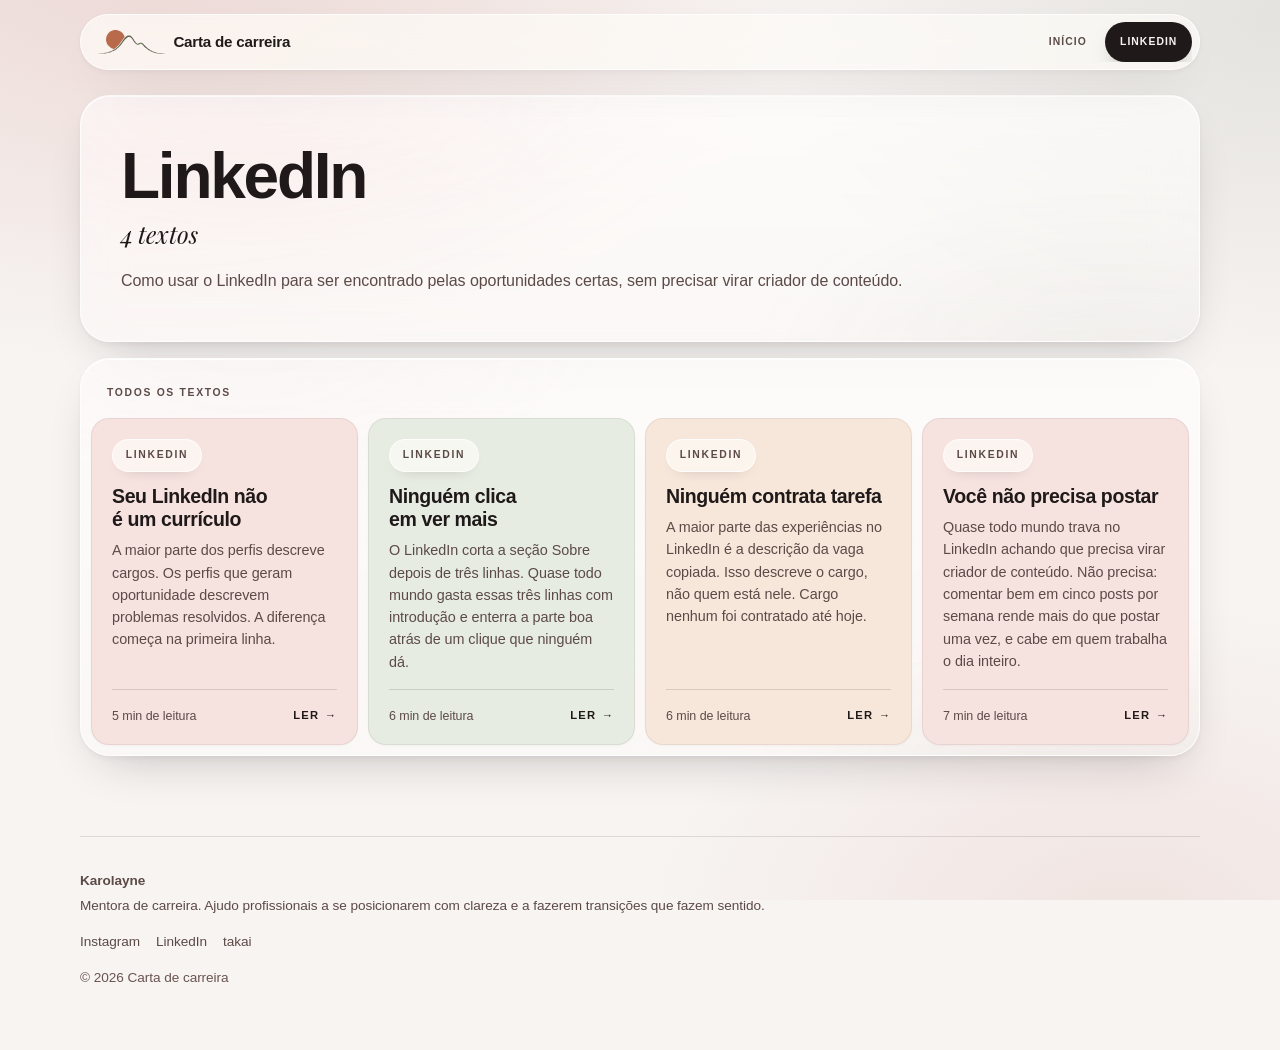
<file: docs/linkedin/index.html>
<!doctype html>
<html lang="pt-BR">
<head>
<meta charset="utf-8" />
<meta name="viewport" content="width=device-width, initial-scale=1" />
<title>LinkedIn · 4 textos</title>
<meta name="description" content="Como usar o LinkedIn para ser encontrado pelas oportunidades certas, sem precisar virar criador de conteúdo." />
<link rel="canonical" href="https://somostakai.github.io/karolayne/linkedin/" />
<link rel="icon" href="../assets/marca-takai.svg" />
<link rel="stylesheet" href="../estilo.css?v=698fe8d3" />

<meta property="og:type" content="website" />
<meta property="og:title" content="LinkedIn" />
<meta property="og:description" content="Como usar o LinkedIn para ser encontrado pelas oportunidades certas, sem precisar virar criador de conteúdo." />
<meta property="og:url" content="https://somostakai.github.io/karolayne/linkedin/" />
<meta property="og:image" content="https://somostakai.github.io/karolayne/assets/og-imagem.png" />
<meta property="og:site_name" content="Carta de carreira" />
<meta name="twitter:card" content="summary_large_image" />
</head>
<body class="pagina-larga">

<header class="topo">
  <a class="topo__marca" href="../">
    <img src="../assets/marca-takai.svg" alt="" />
    <span>Carta de carreira</span>
  </a>
  <nav class="menu" aria-label="Assuntos"><a href="../">Início</a><a href="../linkedin/" aria-current="page">LinkedIn</a></nav>
</header>

<main>
  

  <div class="hero">
    <h1>LinkedIn</h1>
    <p class="hero__tagline">4 textos</p>
    <p class="hero__descricao">Como usar o LinkedIn para ser encontrado pelas oportunidades certas, sem precisar virar criador de conteúdo.</p>
  </div>

  <section class="grupo"><div class="grupo__topo"><h2 class="grupo__titulo">Todos os textos</h2></div><ul class="cards"><li class="card card--1">
  <a class="card__link" href="../linkedin-headline/">
    <span class="card__etiqueta">LinkedIn</span>
    <h3 class="card__titulo">Seu LinkedIn não é um currículo</h3>
    <p class="card__resumo">A maior parte dos perfis descreve cargos. Os perfis que geram oportunidade descrevem problemas resolvidos. A diferença começa na primeira linha.</p>
    <span class="card__rodape">
      <span class="card__tempo">5 min de leitura</span>
      <span class="card__ler">Ler<span class="card__seta" aria-hidden="true">&rarr;</span></span>
    </span>
  </a>
</li>
<li class="card card--2">
  <a class="card__link" href="../linkedin-sobre/">
    <span class="card__etiqueta">LinkedIn</span>
    <h3 class="card__titulo">Ninguém clica em ver mais</h3>
    <p class="card__resumo">O LinkedIn corta a seção Sobre depois de três linhas. Quase todo mundo gasta essas três linhas com introdução e enterra a parte boa atrás de um clique que ninguém dá.</p>
    <span class="card__rodape">
      <span class="card__tempo">6 min de leitura</span>
      <span class="card__ler">Ler<span class="card__seta" aria-hidden="true">&rarr;</span></span>
    </span>
  </a>
</li>
<li class="card card--3">
  <a class="card__link" href="../linkedin-experiencias/">
    <span class="card__etiqueta">LinkedIn</span>
    <h3 class="card__titulo">Ninguém contrata tarefa</h3>
    <p class="card__resumo">A maior parte das experiências no LinkedIn é a descrição da vaga copiada. Isso descreve o cargo, não quem está nele. Cargo nenhum foi contratado até hoje.</p>
    <span class="card__rodape">
      <span class="card__tempo">6 min de leitura</span>
      <span class="card__ler">Ler<span class="card__seta" aria-hidden="true">&rarr;</span></span>
    </span>
  </a>
</li>
<li class="card card--1">
  <a class="card__link" href="../linkedin-presenca/">
    <span class="card__etiqueta">LinkedIn</span>
    <h3 class="card__titulo">Você não precisa postar</h3>
    <p class="card__resumo">Quase todo mundo trava no LinkedIn achando que precisa virar criador de conteúdo. Não precisa: comentar bem em cinco posts por semana rende mais do que postar uma vez, e cabe em quem trabalha o dia inteiro.</p>
    <span class="card__rodape">
      <span class="card__tempo">7 min de leitura</span>
      <span class="card__ler">Ler<span class="card__seta" aria-hidden="true">&rarr;</span></span>
    </span>
  </a>
</li></ul></section>

  
</main>

<footer class="rodape">
  <p class="rodape__bio"><strong>Karolayne</strong><br />Mentora de carreira. Ajudo profissionais a se posicionarem com clareza e a fazerem transições que fazem sentido.</p>
  <p class="rodape__links"><a href="https://www.instagram.com/karolayne.os/" target="_blank" rel="noopener">Instagram</a><a href="https://www.linkedin.com/in/karolayneoliveira/" target="_blank" rel="noopener">LinkedIn</a><a href="https://linktr.ee/somostakai" target="_blank" rel="noopener">takai</a></p>
  <p>© 2026 Carta de carreira</p>
</footer>

</body>
</html>
</file>
<file: docs/estilo.css>
@font-face {
  font-family: 'Playfair Display';
  font-style: italic;
  font-weight: 400;
  font-display: swap;
  src: url('assets/fontes/playfair-italic-400-latin-ext.woff2') format('woff2');
  unicode-range: U+0100-02BA, U+02BD-02C5, U+02C7-02CC, U+02CE-02D7, U+02DD-02FF, U+0304, U+0308, U+0329, U+1D00-1DBF, U+1E00-1E9F, U+1EF2-1EFF, U+2020, U+20A0-20AB, U+20AD-20C0, U+2113, U+2C60-2C7F, U+A720-A7FF;
}

@font-face {
  font-family: 'Playfair Display';
  font-style: italic;
  font-weight: 400;
  font-display: swap;
  src: url('assets/fontes/playfair-italic-400-latin.woff2') format('woff2');
  unicode-range: U+0000-00FF, U+0131, U+0152-0153, U+02BB-02BC, U+02C6, U+02DA, U+02DC, U+0304, U+0308, U+0329, U+2000-206F, U+20AC, U+2122, U+2191, U+2193, U+2212, U+2215, U+FEFF, U+FFFD;
}

@font-face {
  font-family: 'Playfair Display';
  font-style: italic;
  font-weight: 600;
  font-display: swap;
  src: url('assets/fontes/playfair-italic-600-latin-ext.woff2') format('woff2');
  unicode-range: U+0100-02BA, U+02BD-02C5, U+02C7-02CC, U+02CE-02D7, U+02DD-02FF, U+0304, U+0308, U+0329, U+1D00-1DBF, U+1E00-1E9F, U+1EF2-1EFF, U+2020, U+20A0-20AB, U+20AD-20C0, U+2113, U+2C60-2C7F, U+A720-A7FF;
}

@font-face {
  font-family: 'Playfair Display';
  font-style: italic;
  font-weight: 600;
  font-display: swap;
  src: url('assets/fontes/playfair-italic-600-latin.woff2') format('woff2');
  unicode-range: U+0000-00FF, U+0131, U+0152-0153, U+02BB-02BC, U+02C6, U+02DA, U+02DC, U+0304, U+0308, U+0329, U+2000-206F, U+20AC, U+2122, U+2191, U+2193, U+2212, U+2215, U+FEFF, U+FFFD;
}

/* Carta de carreira, estilo único do site.
   Mexeu aqui, mudou no índice e em todas as edições.

   Mesma casa dos painéis da takai (social media, calculadora, financeiro,
   OKRs): fundo claro com duas manchas fixas da marca, molduras de vidro com
   as células brancas soltas dentro, pílulas de vidro na navegação, cantos
   bem arredondados e sombra baixa.

   O que não vem dos painéis é a identidade da carta: a base #f7f4f2, o rosa
   #d9a7a1 como cor de ação e a Helvetica no título e no corpo, com a Playfair
   itálica nas citações. Os painéis usam terracota e Cormorant; aqui o
   tratamento é o mesmo, a tipografia e a cor são as da carta.

   O rosa aparece como ele é, com texto escuro em cima (8,2:1). Como ele quase
   não contrasta com branco (2,1:1), o botão ganha uma borda mais fechada para
   ter silhueta. Texto rosa sobre fundo claro é o único caso que exige tom
   escurecido. */

:root {
  --surface: #f7f4f2;
  --papel: #ffffff;
  --ink: #1f1a19;
  --ink-secondary: #5c4a47;
  --ink-muted: #6a5450;
  --borda: rgba(31, 26, 25, 0.07);
  --linha: rgba(31, 26, 25, 0.12);
  --accent: #d9a7a1;        /* a cor da marca, usada como ela é */
  --accent-borda: #c98179;  /* dá silhueta ao botão sobre fundo claro */
  --accent-forte: #7d4e49;  /* só onde texto rosa precisa de contraste */
  --accent-tint: #f7e5e3;
  --oliva: #5f6752;         /* a segunda cor do logo, em detalhe */
  --destaque: #d9a7a1;
  --btn-ink: #1f1a19;
  --btn-bg: #d9a7a1;

  /* vidro */
  --vidro: rgba(252, 251, 247, 0.72);
  --vidro-borda: rgba(255, 255, 255, 0.75);
  --vidro-moldura:
    linear-gradient(180deg, rgba(255, 255, 255, 0.66), rgba(255, 255, 255, 0.36)),
    radial-gradient(520px 260px at 15% -10%, rgba(217, 167, 161, 0.2), transparent 70%),
    radial-gradient(520px 260px at 92% 110%, rgba(95, 103, 82, 0.1), transparent 70%);
  --vidro-luz: inset 0 1px 0 rgba(255, 255, 255, 0.85);
  --desfoque: blur(22px) saturate(1.5);

  /* as duas manchas da marca, paradas no fundo da página */
  --fundo-fluido:
    radial-gradient(1100px 700px at 12% -8%, rgba(217, 167, 161, 0.38), transparent 62%),
    radial-gradient(900px 620px at 100% 2%, rgba(95, 103, 82, 0.12), transparent 58%),
    radial-gradient(800px 560px at 88% 104%, rgba(217, 167, 161, 0.22), transparent 60%);

  --sombra: 0 1px 2px rgba(31, 26, 25, 0.03), 0 10px 30px -18px rgba(31, 26, 25, 0.22);
  --sombra-alta: 0 2px 6px rgba(31, 26, 25, 0.05), 0 20px 50px -24px rgba(31, 26, 25, 0.3);
  --sombra-celula: 0 1px 2px rgba(31, 26, 25, 0.03);

  --r-vidro: 30px;
  --r-g: 24px;
  --r-m: 18px;
  --largura: 40rem;

  --card-1: #f6e3e0;
  --card-2: #e7ece2;
  --card-3: #f7e7db;

  /* Helvetica em tudo, título e corpo. Ela não precisa de arquivo hospedado
     nem de licença de web: em Apple já vem instalada, e fora dela a Arial tem
     as mesmas métricas, então substitui sem alterar o layout. O contraste da
     página vem da Playfair nas citações, não de uma segunda fonte de texto. */
  --helvetica: "Helvetica Neue", Helvetica, Arial, "Liberation Sans", sans-serif;
  --titulo: var(--helvetica);
  --corpo: var(--helvetica);
  --citacao: "Playfair Display", Georgia, "Times New Roman", serif;
  --sans: var(--corpo);
  color-scheme: light;
}

/* No escuro o vidro inverte: a folha fica escura e translúcida, a luz de cima
   quase desaparece e as manchas da marca ficam mais presentes para o fundo
   não virar um cinza chapado. */
@media (prefers-color-scheme: dark) {
  :root:not([data-theme="light"]) {
    --surface: #161313;
    --papel: #211d1c;
    --ink: #f4f1f1;
    --ink-secondary: #cbc3c2;
    --ink-muted: #bcb0af;
    --borda: rgba(244, 241, 241, 0.09);
    --linha: rgba(244, 241, 241, 0.14);
    --accent: #d9a7a1;
    --accent-borda: #d9a7a1;
    --accent-forte: #e3bcb7;
    --accent-tint: rgba(217, 167, 161, 0.18);
    --oliva: #9aa78b;
    --destaque: #d9a7a1;
    --btn-ink: #161313;
    --btn-bg: #d9a7a1;
    --vidro: rgba(33, 29, 28, 0.66);
    --vidro-borda: rgba(255, 255, 255, 0.1);
    --vidro-moldura:
      linear-gradient(180deg, rgba(255, 255, 255, 0.03), rgba(255, 255, 255, 0.012)),
      radial-gradient(520px 260px at 15% -10%, rgba(217, 167, 161, 0.06), transparent 70%),
      radial-gradient(520px 260px at 92% 110%, rgba(154, 167, 139, 0.04), transparent 70%);
    --vidro-luz: inset 0 1px 0 rgba(255, 255, 255, 0.07);
    --fundo-fluido:
      radial-gradient(1100px 700px at 12% -8%, rgba(217, 167, 161, 0.18), transparent 62%),
      radial-gradient(900px 620px at 100% 2%, rgba(154, 167, 139, 0.11), transparent 58%),
      radial-gradient(800px 560px at 88% 104%, rgba(217, 167, 161, 0.12), transparent 60%);
    --sombra: 0 1px 2px rgba(0, 0, 0, 0.3), 0 10px 30px -18px rgba(0, 0, 0, 0.6);
    --sombra-alta: 0 2px 6px rgba(0, 0, 0, 0.35), 0 20px 50px -24px rgba(0, 0, 0, 0.7);
    --sombra-celula: 0 1px 2px rgba(0, 0, 0, 0.25);
    --card-1: #2b2220;
    --card-2: #232722;
    --card-3: #2c2420;
    color-scheme: dark;
  }
}

:root[data-theme="dark"] {
  --surface: #161313;
  --papel: #211d1c;
  --ink: #f4f1f1;
  --ink-secondary: #cbc3c2;
  --ink-muted: #bcb0af;
  --borda: rgba(244, 241, 241, 0.09);
  --linha: rgba(244, 241, 241, 0.14);
  --accent: #d9a7a1;
  --accent-borda: #d9a7a1;
  --accent-forte: #e3bcb7;
  --accent-tint: rgba(217, 167, 161, 0.18);
  --oliva: #9aa78b;
  --destaque: #d9a7a1;
  --btn-ink: #161313;
  --btn-bg: #d9a7a1;
  --vidro: rgba(33, 29, 28, 0.66);
  --vidro-borda: rgba(255, 255, 255, 0.1);
  --vidro-moldura:
    linear-gradient(180deg, rgba(255, 255, 255, 0.03), rgba(255, 255, 255, 0.012)),
    radial-gradient(520px 260px at 15% -10%, rgba(217, 167, 161, 0.06), transparent 70%),
    radial-gradient(520px 260px at 92% 110%, rgba(154, 167, 139, 0.04), transparent 70%);
  --vidro-luz: inset 0 1px 0 rgba(255, 255, 255, 0.07);
  --fundo-fluido:
    radial-gradient(1100px 700px at 12% -8%, rgba(217, 167, 161, 0.18), transparent 62%),
    radial-gradient(900px 620px at 100% 2%, rgba(154, 167, 139, 0.11), transparent 58%),
    radial-gradient(800px 560px at 88% 104%, rgba(217, 167, 161, 0.12), transparent 60%);
  --sombra: 0 1px 2px rgba(0, 0, 0, 0.3), 0 10px 30px -18px rgba(0, 0, 0, 0.6);
  --sombra-alta: 0 2px 6px rgba(0, 0, 0, 0.35), 0 20px 50px -24px rgba(0, 0, 0, 0.7);
  --sombra-celula: 0 1px 2px rgba(0, 0, 0, 0.25);
  --card-1: #2b2220;
  --card-2: #232722;
  --card-3: #2c2420;
  color-scheme: dark;
}

* { box-sizing: border-box; }
html { -webkit-text-size-adjust: 100%; scroll-behavior: smooth; }
body {
  margin: 0;
  padding: 0 1.25rem;
  background: var(--fundo-fluido), var(--surface);
  background-attachment: fixed;
  color: var(--ink);
  font-family: var(--corpo);
  font-size: 1.08rem;
  line-height: 1.78;
  letter-spacing: -0.003em;
  -webkit-font-smoothing: antialiased;
}

/* A moldura de vidro, repetida nos blocos que são "peça" e não texto corrido.
   Dentro dela as células são opacas, como nos painéis. */
.hero,
.grupo,
.sobre,
.cta,
.relacionadas {
  border: 1px solid var(--vidro-borda);
  border-radius: var(--r-vidro);
  background: var(--vidro-moldura);
  -webkit-backdrop-filter: var(--desfoque);
  backdrop-filter: var(--desfoque);
  box-shadow: var(--sombra-alta), var(--vidro-luz);
}

/* O rótulo miúdo e tracado dos painéis, usado em tudo que é etiqueta de
   seção e não título. */
.grupo__titulo,
.relacionadas__titulo,
.card__etiqueta,
.meta {
  font-family: var(--sans);
  font-size: 0.65rem;
  font-weight: 600;
  letter-spacing: 0.16em;
  text-transform: uppercase;
  color: var(--ink-muted);
}

/* ---------- topo e rodapé ---------- */

/* A pílula de vidro grudada no topo: a peça mais evidente do sistema. */
.topo {
  position: sticky; top: 12px; z-index: 30;
  max-width: var(--largura); margin: 14px auto 1.6rem;
  display: flex; align-items: center; flex-wrap: nowrap;
  gap: 0.75rem;
  padding: 7px 7px 7px 1rem;
  background: var(--vidro);
  border: 1px solid var(--vidro-borda);
  border-radius: 999px;
  -webkit-backdrop-filter: blur(20px) saturate(1.5);
  backdrop-filter: blur(20px) saturate(1.5);
  box-shadow: var(--sombra-alta);
}
.topo__marca {
  flex: 0 0 auto;
  display: inline-flex; align-items: center; gap: 0.5rem;
  text-decoration: none; color: var(--ink);
}
.topo__marca img { height: 24px; width: auto; }
.topo__marca span {
  font-family: var(--titulo); font-weight: 800;
  letter-spacing: -0.015em; font-size: 0.95rem; line-height: 1;
  white-space: nowrap;
}
.topo__marca:hover { color: var(--accent-forte); }

/* Menu de assuntos em pílulas. Rola na horizontal em vez de quebrar linha,
   para a barra ficar sempre de uma altura só. */
.menu {
  display: flex; gap: 4px;
  margin-left: auto; min-width: 0;
  overflow-x: auto; scrollbar-width: none;
  font-family: var(--sans);
}
.menu::-webkit-scrollbar { display: none; }
.menu a {
  flex: none;
  padding: 0.6rem 0.85rem;
  border: 1px solid transparent; border-radius: 999px;
  font-size: 0.65rem; font-weight: 600;
  letter-spacing: 0.1em; text-transform: uppercase;
  text-decoration: none; color: var(--ink-secondary);
  white-space: nowrap;
  transition: background 150ms ease, color 150ms ease;
}
.menu a:hover { background: var(--accent-tint); color: var(--ink); }
.menu a[aria-current="page"] {
  background: var(--ink); color: var(--surface);
  box-shadow: 0 10px 22px -12px rgba(31, 26, 25, 0.65);
}

@media (max-width: 620px) {
  .topo {
    position: static; flex-wrap: wrap; gap: 0.35rem;
    border-radius: var(--r-g); padding: 0.9rem 0.75rem 0.75rem;
  }
  .topo__marca { padding-left: 0.25rem; }
  .topo__marca span { font-size: 0.88rem; }
  .menu { width: 100%; margin-left: 0; }
}

.rodape {
  max-width: var(--largura); margin: 0 auto; padding: 2rem 0 3rem;
  border-top: 1px solid var(--linha);
  font-family: var(--sans);
  font-size: 0.85rem; color: var(--ink-muted);
}
.rodape p { margin: 0 0 0.75rem; }
.rodape__bio { color: var(--ink-secondary); }
.rodape__links { display: flex; flex-wrap: wrap; gap: 1rem; }
.rodape a { color: var(--ink-secondary); text-decoration: none; }
.rodape a:hover { color: var(--accent-forte); text-decoration: underline; }

main { max-width: var(--largura); margin: 0 auto; padding: 0 0 4rem; }

/* ---------- barra de progresso ---------- */

.progresso {
  position: fixed; top: 0; left: 0; height: 3px; width: 0;
  background: var(--accent); z-index: 40; transition: width 80ms linear;
}

/* ---------- cabeçalho da edição ---------- */

/* O artigo não vira moldura: o texto corre direto sobre o fundo, que é onde
   as manchas da marca aparecem. O vidro fica nas peças ao redor. */
.cabecalho { padding: 1.5rem 0 1.5rem; border-bottom: 1px solid var(--linha); margin-bottom: 2rem; }
.etiqueta {
  display: inline-block;
  font-family: var(--sans);
  font-size: 0.65rem; font-weight: 600; text-transform: uppercase; letter-spacing: 0.14em;
  color: var(--btn-ink); background: var(--accent);
  padding: 0.45rem 0.85rem; border-radius: 999px; margin-bottom: 1.1rem;
}
h1 {
  font-family: var(--titulo);
  font-size: clamp(2.1rem, 6.5vw, 3rem); line-height: 1.08;
  letter-spacing: -0.03em; margin: 0 0 0.75rem; font-weight: 800;
}
.subtitulo {
  font-family: var(--citacao); font-style: italic;
  font-size: 1.28rem; line-height: 1.45; color: var(--ink-secondary);
  margin: 0 0 1.25rem;
}
.meta { margin: 0; }

/* ---------- corpo do texto ---------- */

article h2 {
  font-family: var(--titulo);
  font-size: 1.55rem; line-height: 1.2; letter-spacing: -0.02em;
  margin: 2.75rem 0 0.85rem; font-weight: 800;
}
article h3 {
  font-family: var(--titulo);
  font-size: 1.2rem; line-height: 1.3; margin: 2rem 0 0.6rem; font-weight: 700;
}
article p { margin: 0 0 1.25rem; }
article ul, article ol { margin: 0 0 1.35rem; padding-left: 1.3rem; }
article li { margin-bottom: 0.55rem; }
article a { color: var(--ink); text-decoration: underline; text-decoration-color: var(--accent); text-underline-offset: 3px; }
article a:hover { color: var(--accent-forte); }
article strong { font-weight: 700; }
article del { color: var(--ink-muted); text-decoration-thickness: 1px; }
article img { max-width: 100%; height: auto; border-radius: var(--r-m); margin: 1.5rem 0; }
article hr { border: 0; border-top: 1px solid var(--linha); margin: 2.5rem 0; }
article code {
  font-family: ui-monospace, SFMono-Regular, Menlo, monospace;
  font-size: 0.9em; background: var(--papel);
  border: 1px solid var(--borda); border-radius: 6px; padding: 0.1em 0.35em;
}
article blockquote {
  margin: 1.9rem 0; padding: 0.25rem 0 0.25rem 1.35rem;
  border-left: 3px solid var(--accent); color: var(--ink-secondary);
  font-family: var(--citacao); font-style: italic;
  font-size: 1.22rem; line-height: 1.5;
}
article blockquote p { margin: 0 0 0.85rem; }
article blockquote p:last-child { margin-bottom: 0; }

/* Célula opaca com uma barra de cor por dentro, como as notas dos painéis. */
.callout {
  background: var(--papel); border: 1px solid var(--borda);
  border-radius: var(--r-m);
  box-shadow: var(--sombra-celula), inset 3px 0 0 var(--destaque);
  padding: 1.15rem 1.35rem; margin: 1.75rem 0;
  font-size: 1rem;
}
.callout p:last-child, .callout ul:last-child, .callout ol:last-child { margin-bottom: 0; }
.callout--exercicio { box-shadow: var(--sombra-celula), inset 3px 0 0 var(--oliva); }

/* ---------- chamada para o serviço ---------- */

.cta {
  margin: 3.5rem 0 0; padding: 2.2rem 1.75rem;
  text-align: center;
}
.cta__titulo { font-size: 1.4rem; line-height: 1.25; margin: 0 0 0.75rem; font-weight: 700; letter-spacing: -0.02em; }
.cta__texto { font-size: 1.02rem; color: var(--ink-secondary); margin: 0 0 1.5rem; }
.cta__botao {
  display: inline-block;
  font-family: var(--sans);
  font-size: 0.72rem; font-weight: 600;
  letter-spacing: 0.14em; text-transform: uppercase;
  text-decoration: none;
  color: var(--btn-ink); background: var(--btn-bg);
  border: 1px solid var(--accent-borda);
  padding: 1rem 1.9rem; border-radius: 999px;
  box-shadow: 0 10px 22px -14px rgba(31, 26, 25, 0.6);
  transition: transform 140ms ease, box-shadow 140ms ease;
}
.cta__botao:hover { transform: translateY(-1px); box-shadow: 0 14px 26px -14px rgba(31, 26, 25, 0.65); }
.cta__nota { font-family: var(--sans); font-size: 0.8rem; color: var(--ink-muted); margin: 1rem 0 0; }

/* ---------- outras partes da série ---------- */

.relacionadas { margin-top: 3rem; padding: 1.4rem 1.5rem 1.5rem; }
.relacionadas__titulo { margin: 0 0 0.9rem; }
.rel { list-style: none; margin: 0; padding: 0; display: grid; gap: 8px; }
.rel li {
  background: var(--papel); border: 1px solid var(--borda);
  border-radius: var(--r-m); box-shadow: var(--sombra-celula);
}
.rel a {
  display: flex; gap: 0.85rem; align-items: baseline;
  padding: 0.9rem 1.1rem; text-decoration: none; color: var(--ink);
}
.rel a:hover .rel__titulo { color: var(--accent-forte); }
.rel__num {
  font-family: var(--sans); font-size: 0.7rem; font-weight: 600;
  letter-spacing: 0.1em; color: var(--accent-forte); min-width: 1.1rem;
}
.rel__titulo { font-size: 1rem; line-height: 1.35; }

/* ---------- voltar ao topo ---------- */

.ao-topo {
  position: fixed; right: 1.1rem; bottom: 1.1rem; z-index: 40;
  display: flex; align-items: center; justify-content: center;
  width: 3rem; height: 3rem; padding: 0;
  border: 1px solid var(--vidro-borda); border-radius: 999px;
  background: var(--vidro); color: var(--ink);
  -webkit-backdrop-filter: blur(14px) saturate(1.5);
  backdrop-filter: blur(14px) saturate(1.5);
  cursor: pointer; box-shadow: var(--sombra-alta);
  /* escondido até a pessoa descer o suficiente para o botão fazer sentido */
  opacity: 0; visibility: hidden; transform: translateY(0.5rem);
  transition: opacity 180ms ease, transform 180ms ease, visibility 180ms,
              background 150ms ease, color 150ms ease;
}
.ao-topo.visivel { opacity: 1; visibility: visible; transform: translateY(0); }
.ao-topo:hover { background: var(--ink); border-color: var(--ink); color: var(--surface); }
.ao-topo:focus-visible { outline: 2px solid var(--accent-borda); outline-offset: 3px; }
.ao-topo svg { width: 1.05rem; height: 1.05rem; display: block; }

@media (max-width: 620px) {
  .ao-topo { right: 0.9rem; bottom: 0.9rem; width: 2.75rem; height: 2.75rem; }
}

/* ---------- convite discreto no topo do artigo ---------- */

/* A pílula de vidro dos painéis, no tamanho de um link. */
.cta-topo {
  display: inline-flex; align-items: center; gap: 0.4rem;
  margin-top: 1rem;
  padding: 0.55rem 1rem;
  font-family: var(--sans); font-size: 0.72rem; font-weight: 600;
  letter-spacing: 0.08em; text-transform: uppercase;
  color: var(--accent-forte); text-decoration: none;
  background: var(--vidro);
  border: 1px solid var(--vidro-borda); border-radius: 999px;
  -webkit-backdrop-filter: blur(14px);
  backdrop-filter: blur(14px);
  box-shadow: 0 6px 16px -12px rgba(31, 26, 25, 0.4);
  transition: color 150ms ease, border-color 150ms ease;
}
.cta-topo:hover { color: var(--ink); border-color: var(--accent-borda); }
.cta-topo__seta { transition: transform 140ms ease; }
.cta-topo:hover .cta-topo__seta { transform: translateX(2px); }

/* ---------- capa ---------- */

.pagina-larga { --largura: 70rem; }

.hero {
  padding: clamp(2rem, 5vw, 3rem) clamp(1.35rem, 4vw, 2.5rem);
  margin-bottom: 1rem;
}
/* O tamanho acompanha a largura para o título caber em uma linha sem
   precisar de nowrap, que estouraria a tela em aparelho estreito. */
.hero h1 {
  font-size: clamp(1.95rem, 8vw, 4rem); line-height: 1.02;
  letter-spacing: -0.035em; margin: 0 0 0.5rem;
}
.hero__tagline {
  font-family: var(--citacao); font-style: italic;
  font-size: clamp(1.05rem, 2.7vw, 1.5rem); line-height: 1.35;
  color: var(--ink); margin: 0 0 1.1rem;
}
.hero__descricao {
  margin: 0; max-width: none;
  font-size: 1rem; line-height: 1.6; color: var(--ink-secondary);
  /* Sem quebra imposta: a linha inteira cabe na largura da capa e só quebra
     quando a tela é estreita demais para ela. */
  text-wrap: pretty;
}

/* ---------- grade de textos ---------- */

/* Cada assunto é uma moldura de vidro com os cartões soltos dentro. */
.grupo { margin-bottom: 1rem; padding: 10px; }
.grupo__topo {
  display: flex; align-items: baseline; justify-content: space-between;
  gap: 1rem; padding: 0.9rem 1rem 1rem;
}
.grupo__titulo { margin: 0; color: var(--ink-secondary); }
.grupo__todos {
  font-family: var(--sans); font-size: 0.7rem; font-weight: 600;
  letter-spacing: 0.08em; text-transform: uppercase;
  color: var(--accent-forte); text-decoration: none; white-space: nowrap;
}
.grupo__todos:hover { color: var(--ink); text-decoration: underline; }

/* Quatro por linha, porque cada assunto da Carta tem quatro partes. A grade
   vai de 4 para 2 e de 2 para 1, sem passar por 3: em três colunas o quarto
   cartão ficaria sozinho na linha de baixo, que é justamente o que a gente
   não quer ver. As classes cards--1|2|3 cobrem o período em que a série ainda
   não fechou e o grupo tem menos de quatro. */
.cards {
  list-style: none; margin: 0; padding: 0;
  display: grid; gap: 10px;
  grid-template-columns: minmax(0, 1fr);
}
@media (min-width: 36rem) {
  .cards { grid-template-columns: repeat(2, minmax(0, 1fr)); }
  .cards--1 { grid-template-columns: minmax(0, 1fr); }
}
@media (min-width: 68rem) {
  .cards { grid-template-columns: repeat(4, minmax(0, 1fr)); }
  .cards--1, .cards--2 { grid-template-columns: repeat(2, minmax(0, 1fr)); }
  .cards--3 { grid-template-columns: repeat(3, minmax(0, 1fr)); }
}
.card {
  border-radius: var(--r-m); overflow: hidden;
  border: 1px solid var(--borda); box-shadow: var(--sombra-celula);
  transition: box-shadow 180ms ease;
}
.card:hover { box-shadow: var(--sombra); }
.card--1 { background: var(--card-1); }
.card--2 { background: var(--card-2); }
.card--3 { background: var(--card-3); }
.card__link {
  display: flex; flex-direction: column; height: 100%;
  padding: 1.25rem 1.25rem 1.1rem; gap: 0.5rem;
  text-decoration: none; color: var(--ink);
}
.card__etiqueta {
  align-self: flex-start;
  padding: 0.4rem 0.8rem;
  border-radius: 999px;
  color: var(--ink-secondary);
  background: var(--vidro);
  border: 1px solid var(--vidro-borda);
  -webkit-backdrop-filter: blur(14px) saturate(1.5);
  backdrop-filter: blur(14px) saturate(1.5);
  box-shadow: 0 6px 16px -12px rgba(31, 26, 25, 0.4);
}
.card__titulo {
  font-family: var(--titulo);
  font-size: 1.22rem; line-height: 1.18; letter-spacing: -0.02em;
  font-weight: 800; margin: 0.3rem 0 0;
  text-wrap: balance;
}
.card__resumo {
  font-size: 0.9rem; line-height: 1.55;
  color: var(--ink-secondary); margin: 0 0 0.5rem;
}
.card__rodape {
  margin-top: auto; padding-top: 0.9rem;
  border-top: 1px solid rgba(31, 26, 25, 0.14);
  display: flex; align-items: center; justify-content: space-between;
  font-family: var(--sans); font-size: 0.78rem;
}
:root[data-theme="dark"] .card__rodape,
:root:not([data-theme="light"]) .card__rodape { border-top-color: rgba(244, 241, 241, 0.16); }
@media (prefers-color-scheme: light) {
  :root:not([data-theme="dark"]) .card__rodape { border-top-color: rgba(31, 26, 25, 0.14); }
}
.card__tempo { color: var(--ink-secondary); }
.card__ler {
  font-weight: 600; font-size: 0.7rem;
  letter-spacing: 0.1em; text-transform: uppercase;
  display: inline-flex; align-items: center; gap: 0.35rem;
}
.card__seta { transition: transform 160ms ease; }
.card:hover .card__seta { transform: translateX(3px); }

.vazio { color: var(--ink-muted); font-style: italic; padding: 2rem 0; }

/* ---------- sobre a autora ---------- */

.sobre {
  margin-top: 1rem;
  padding: clamp(1.5rem, 4vw, 2.2rem);
  display: grid; gap: 1.5rem;
}
@media (min-width: 44rem) {
  .sobre { grid-template-columns: 12rem 1fr; gap: 2.5rem; align-items: start; }
}
.sobre__foto {
  width: 100%; max-width: 12rem; aspect-ratio: 1; object-fit: cover;
  border-radius: var(--r-g); display: block;
  border: 1px solid var(--vidro-borda);
  box-shadow: var(--sombra);
}
.sobre__foto--vazia { background: var(--card-1); }
.sobre__nome {
  font-family: var(--titulo);
  font-size: 1.9rem; line-height: 1.1; letter-spacing: -0.03em;
  font-weight: 800; margin: 0 0 0.2rem;
}
.sobre__papel {
  font-family: var(--sans); font-size: 0.65rem; font-weight: 600;
  letter-spacing: 0.16em; text-transform: uppercase;
  color: var(--ink-muted); margin: 0.4rem 0 1.1rem;
}
.sobre__texto p { margin: 0 0 0.9rem; color: var(--ink-secondary); }
.sobre__redes { display: flex; flex-wrap: wrap; gap: 0.5rem; margin-top: 1.2rem; }
.sobre__redes a {
  font-family: var(--sans); font-size: 0.68rem; font-weight: 600;
  letter-spacing: 0.1em; text-transform: uppercase;
  color: var(--ink); text-decoration: none;
  padding: 0.5rem 0.95rem; border-radius: 999px;
  background: var(--vidro); border: 1px solid var(--vidro-borda);
  -webkit-backdrop-filter: blur(14px);
  backdrop-filter: blur(14px);
  box-shadow: 0 6px 16px -12px rgba(31, 26, 25, 0.4);
}
.sobre__redes a:hover { color: var(--accent-forte); border-color: var(--accent-borda); }

/* Quebra de linha decidida no texto, respeitada só quando há largura para ela. */
.quebra-larga { display: none; }
@media (min-width: 48rem) { .quebra-larga { display: inline; } }

/* ---------- aviso temporário ---------- */

.aviso {
  margin: 0 0 1rem;
  padding: 0.9rem 1.25rem;
  background: var(--accent); color: var(--btn-ink);
  border: 1px solid var(--accent-borda);
  border-radius: 999px;
  box-shadow: var(--sombra);
  font-family: var(--sans);
  display: flex; flex-wrap: wrap; align-items: baseline; gap: 0.15rem 0.6rem;
}
.aviso__texto { font-size: 0.9rem; font-weight: 700; }
.aviso__detalhe { font-size: 0.88rem; opacity: 0.82; }
@media (max-width: 620px) { .aviso { border-radius: var(--r-g); } }

@media (prefers-reduced-motion: reduce) {
  html { scroll-behavior: auto; }
  * { transition: none !important; animation: none !important; }
}

/* No papel o vidro não existe: tudo vira folha branca com um fio de borda. */
@media print {
  body { background: #fff; padding: 0; }
  .hero, .grupo, .sobre, .cta, .relacionadas {
    background: #fff; box-shadow: none; border: 1px solid var(--linha);
    -webkit-backdrop-filter: none; backdrop-filter: none;
  }
  .topo { position: static; box-shadow: none; background: #fff; }
  .progresso, .ao-topo, .cta-topo { display: none; }
}
</file>
